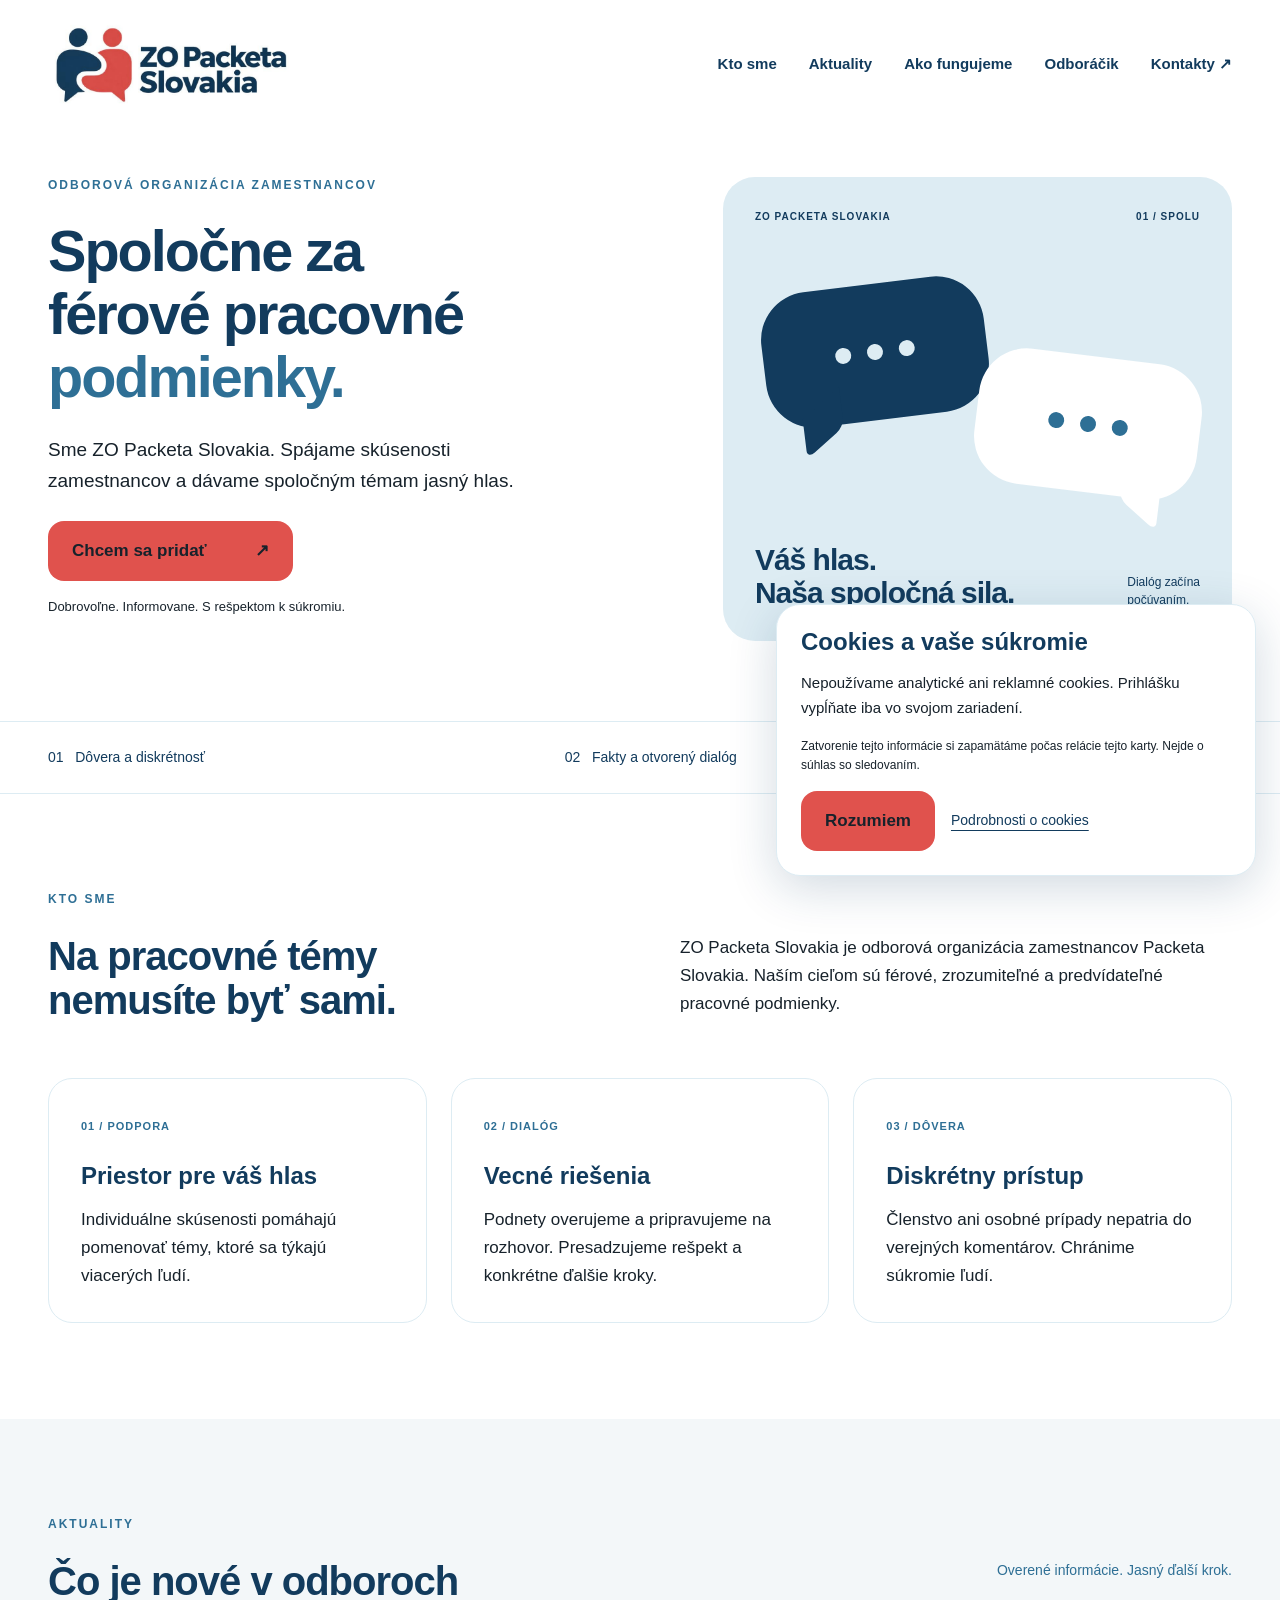
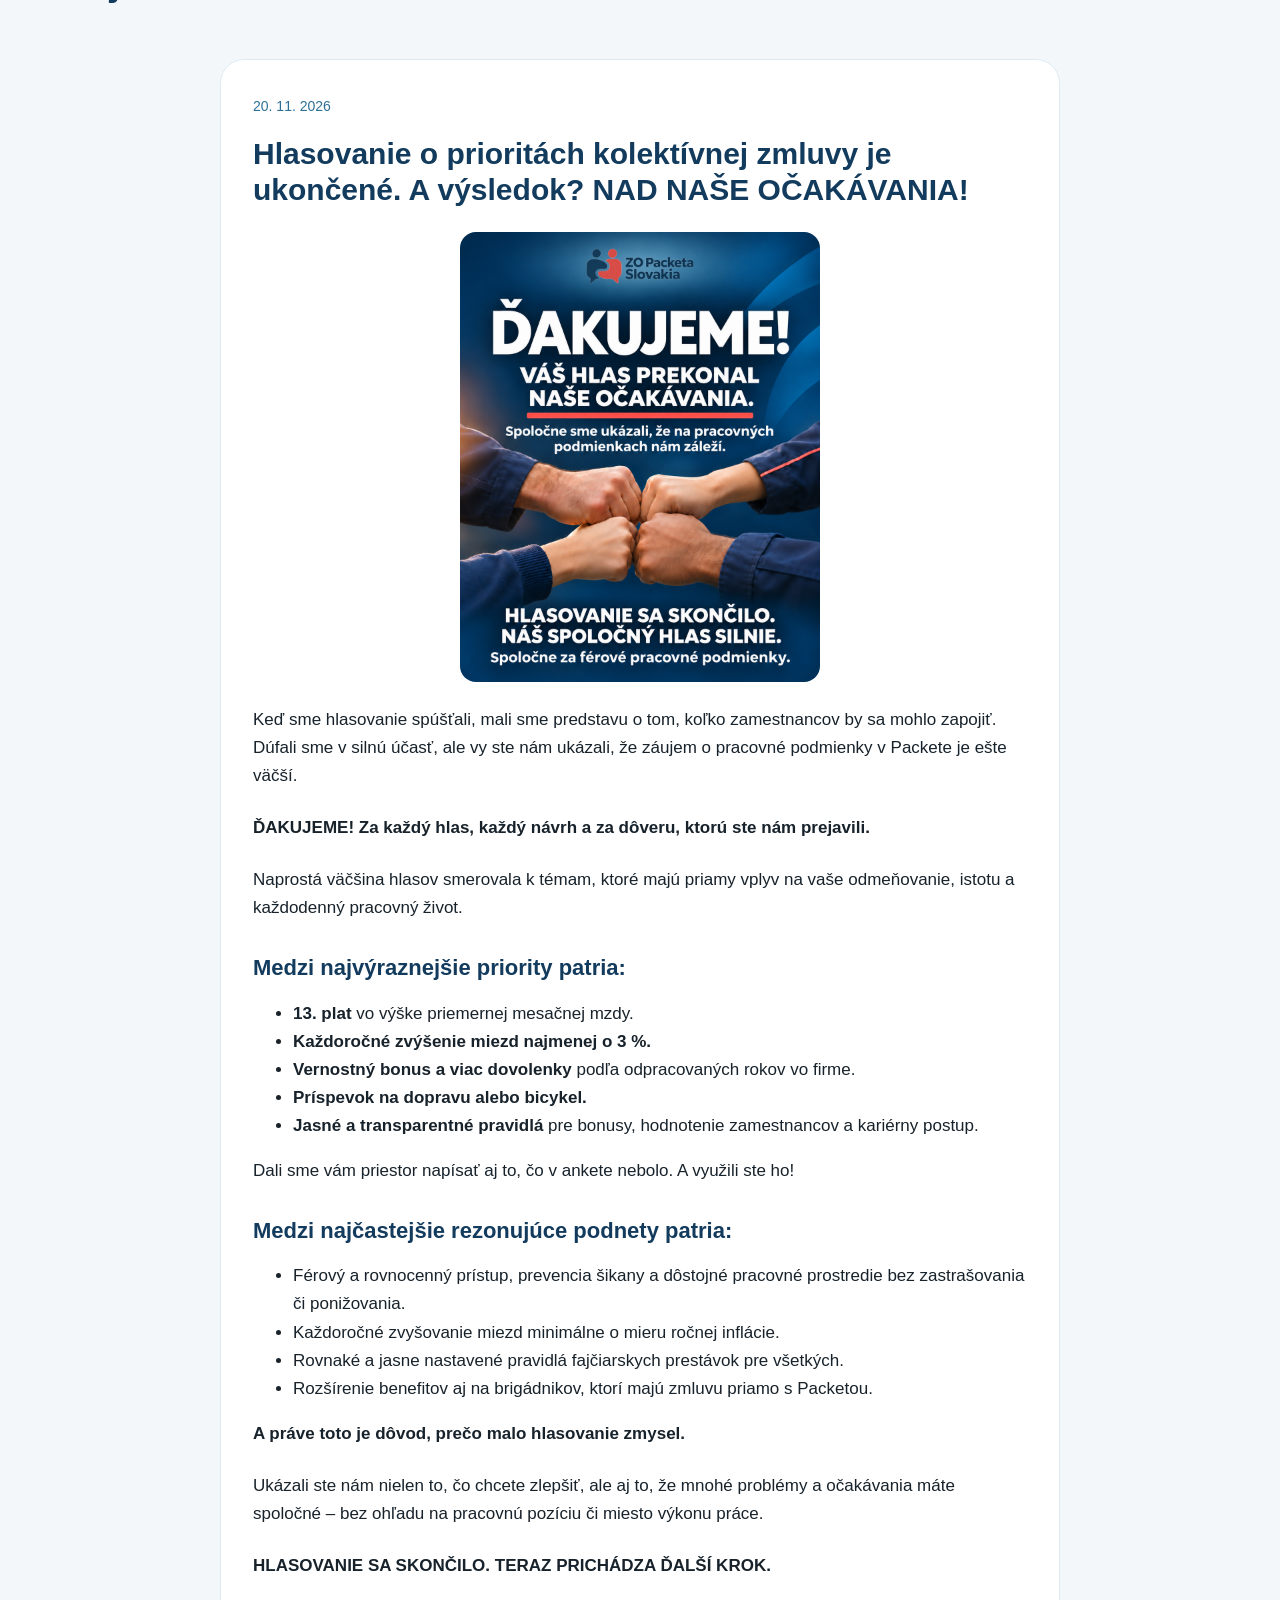
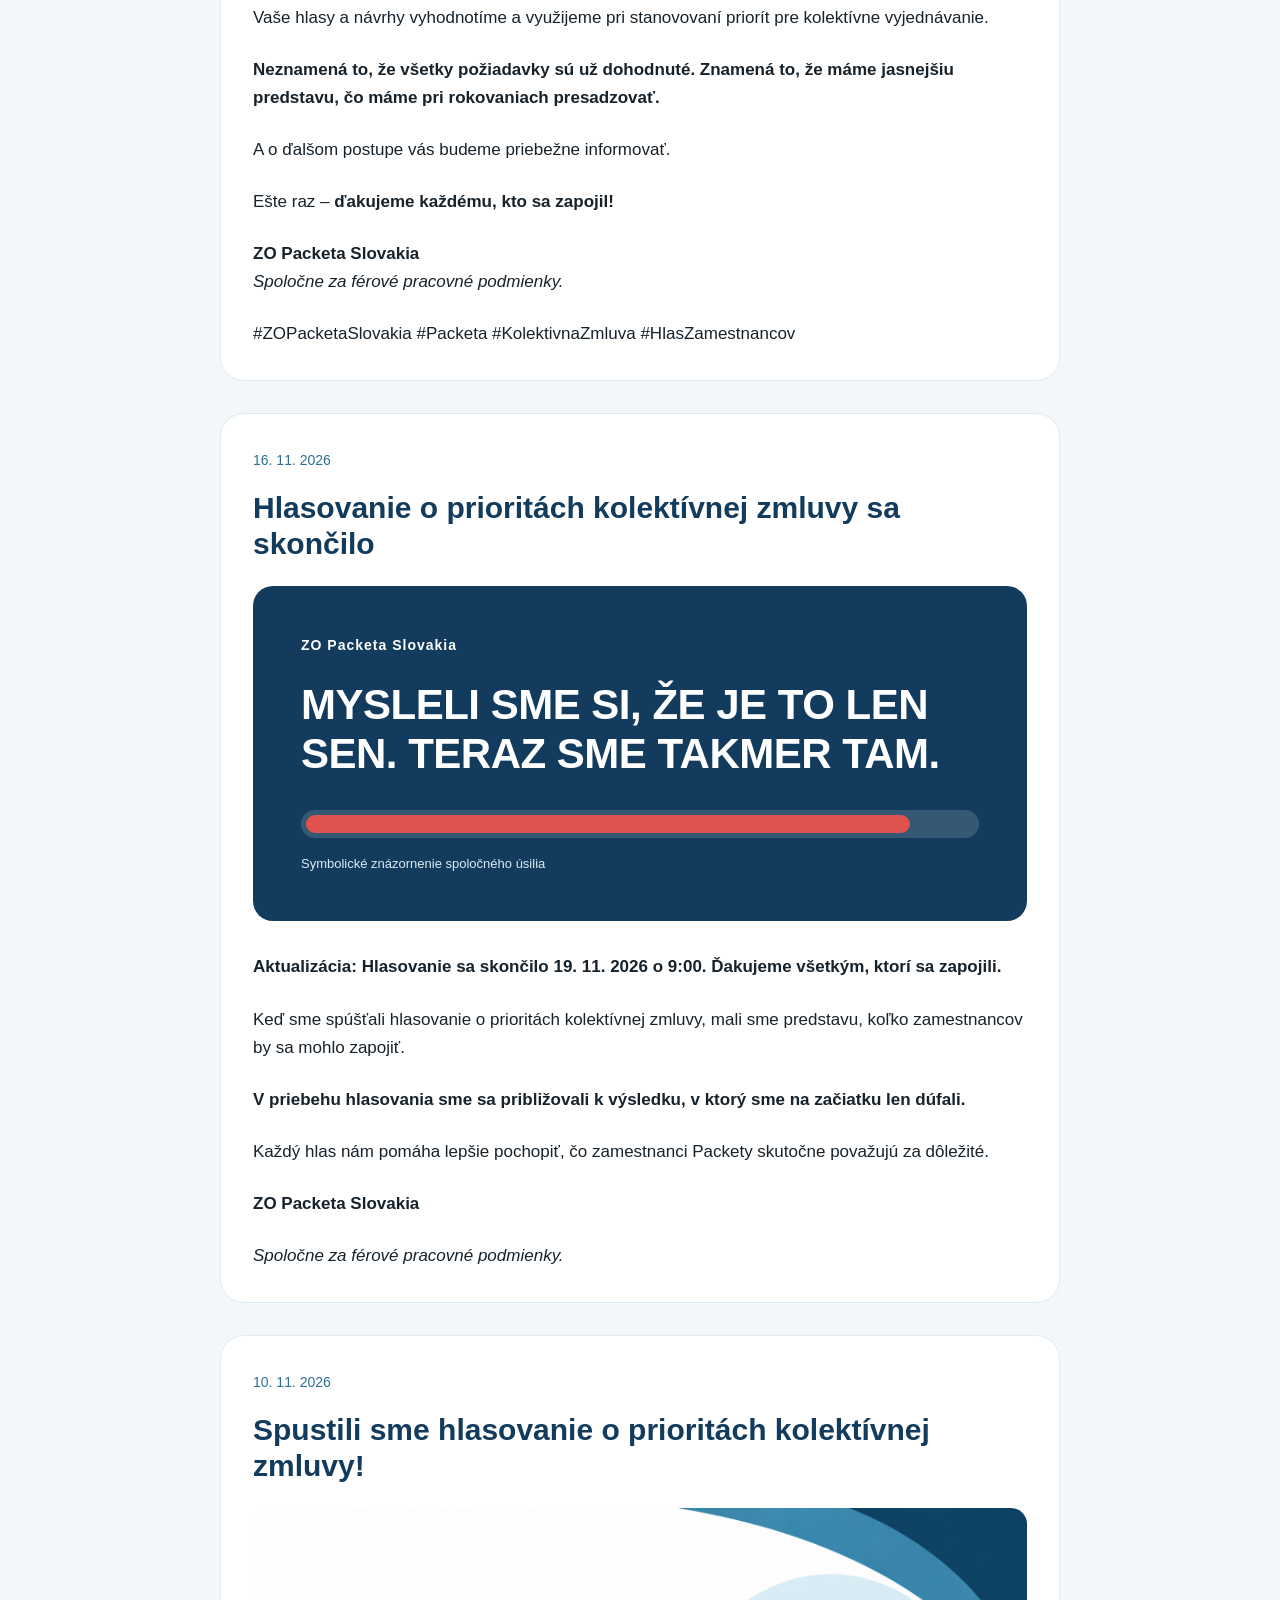
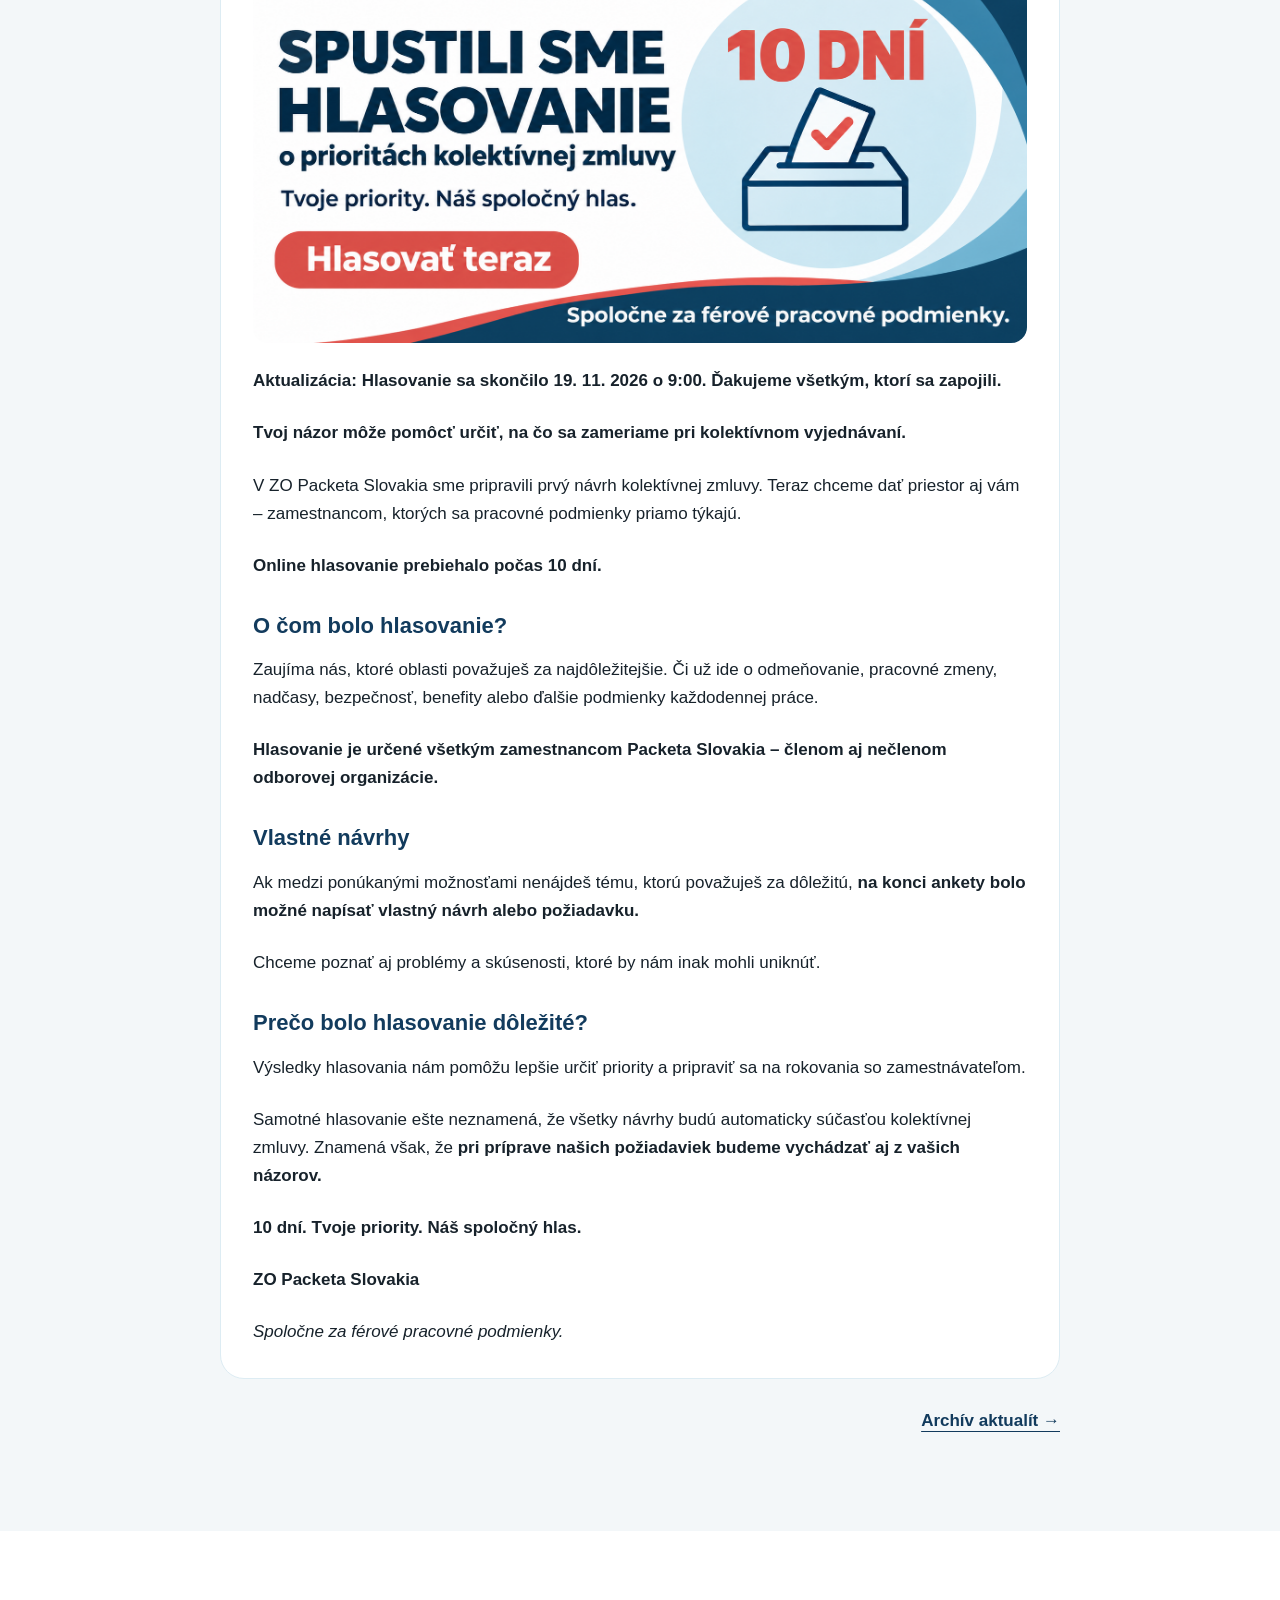
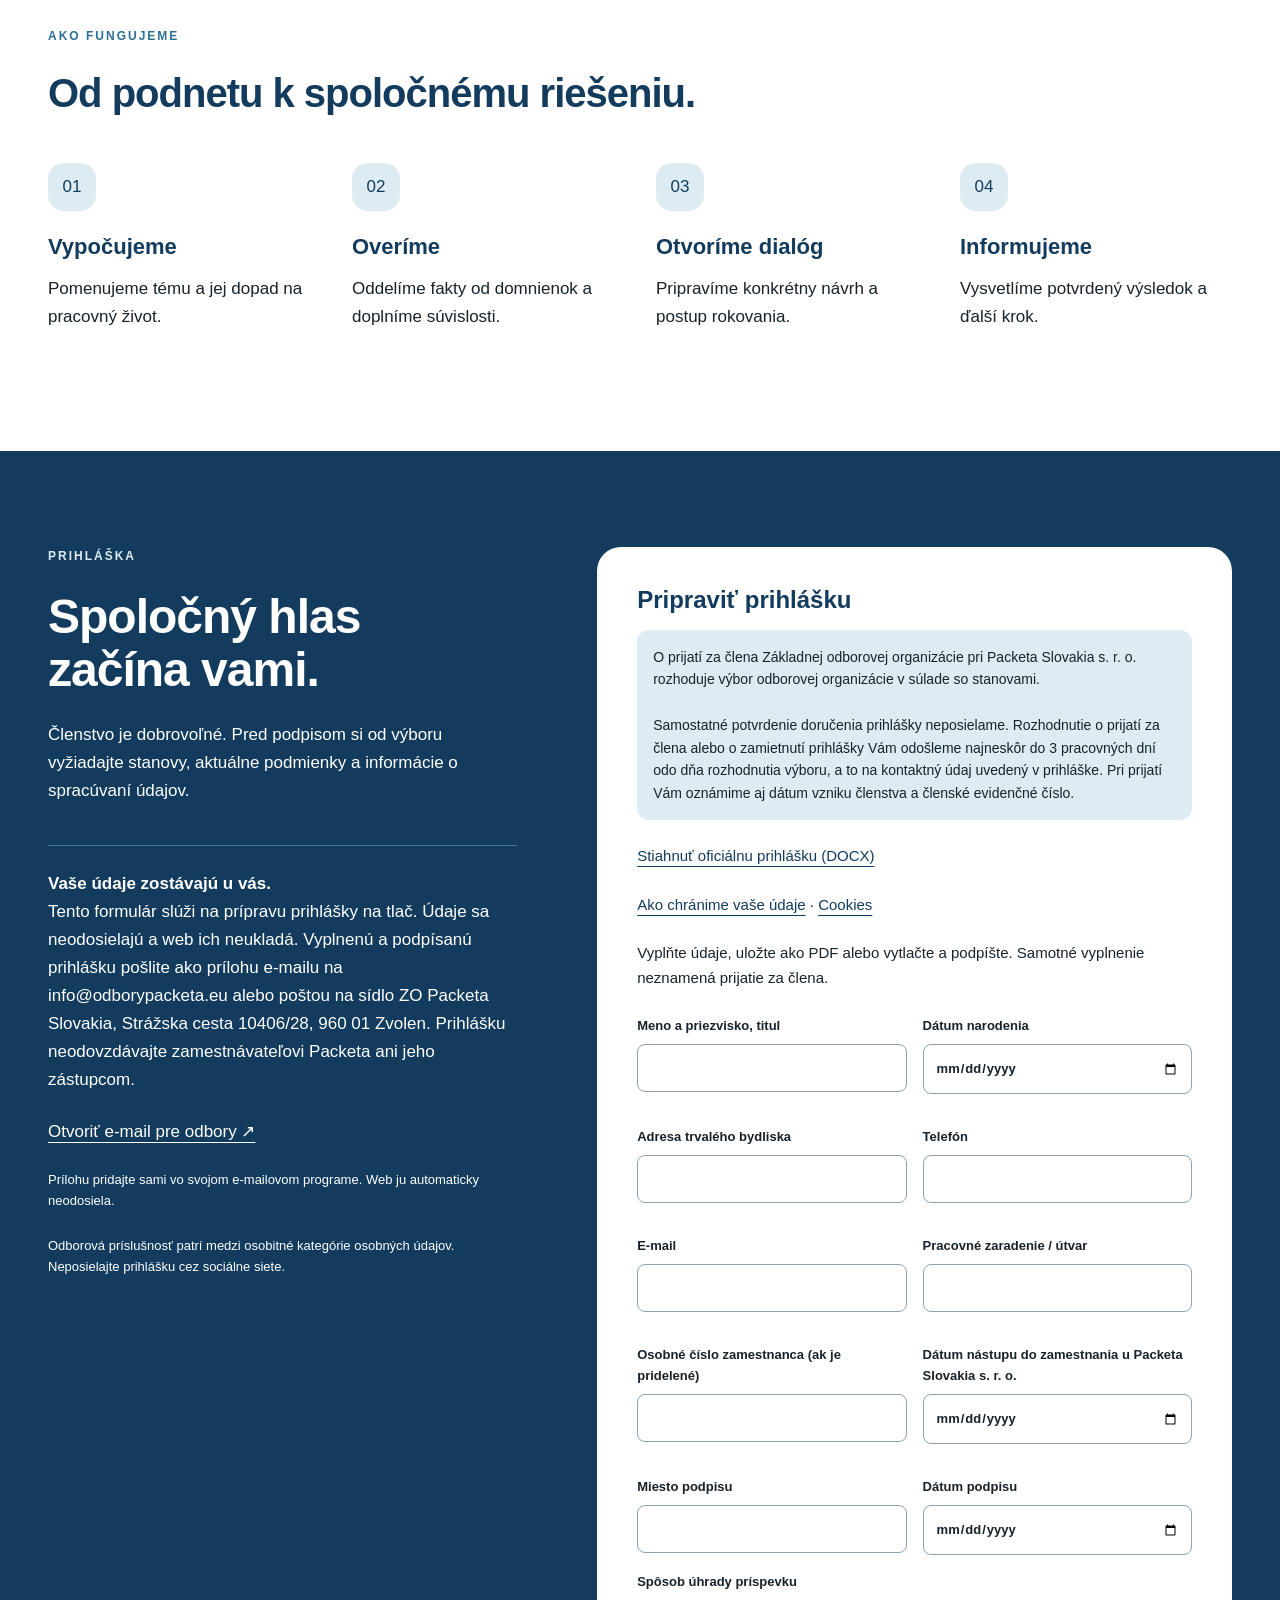
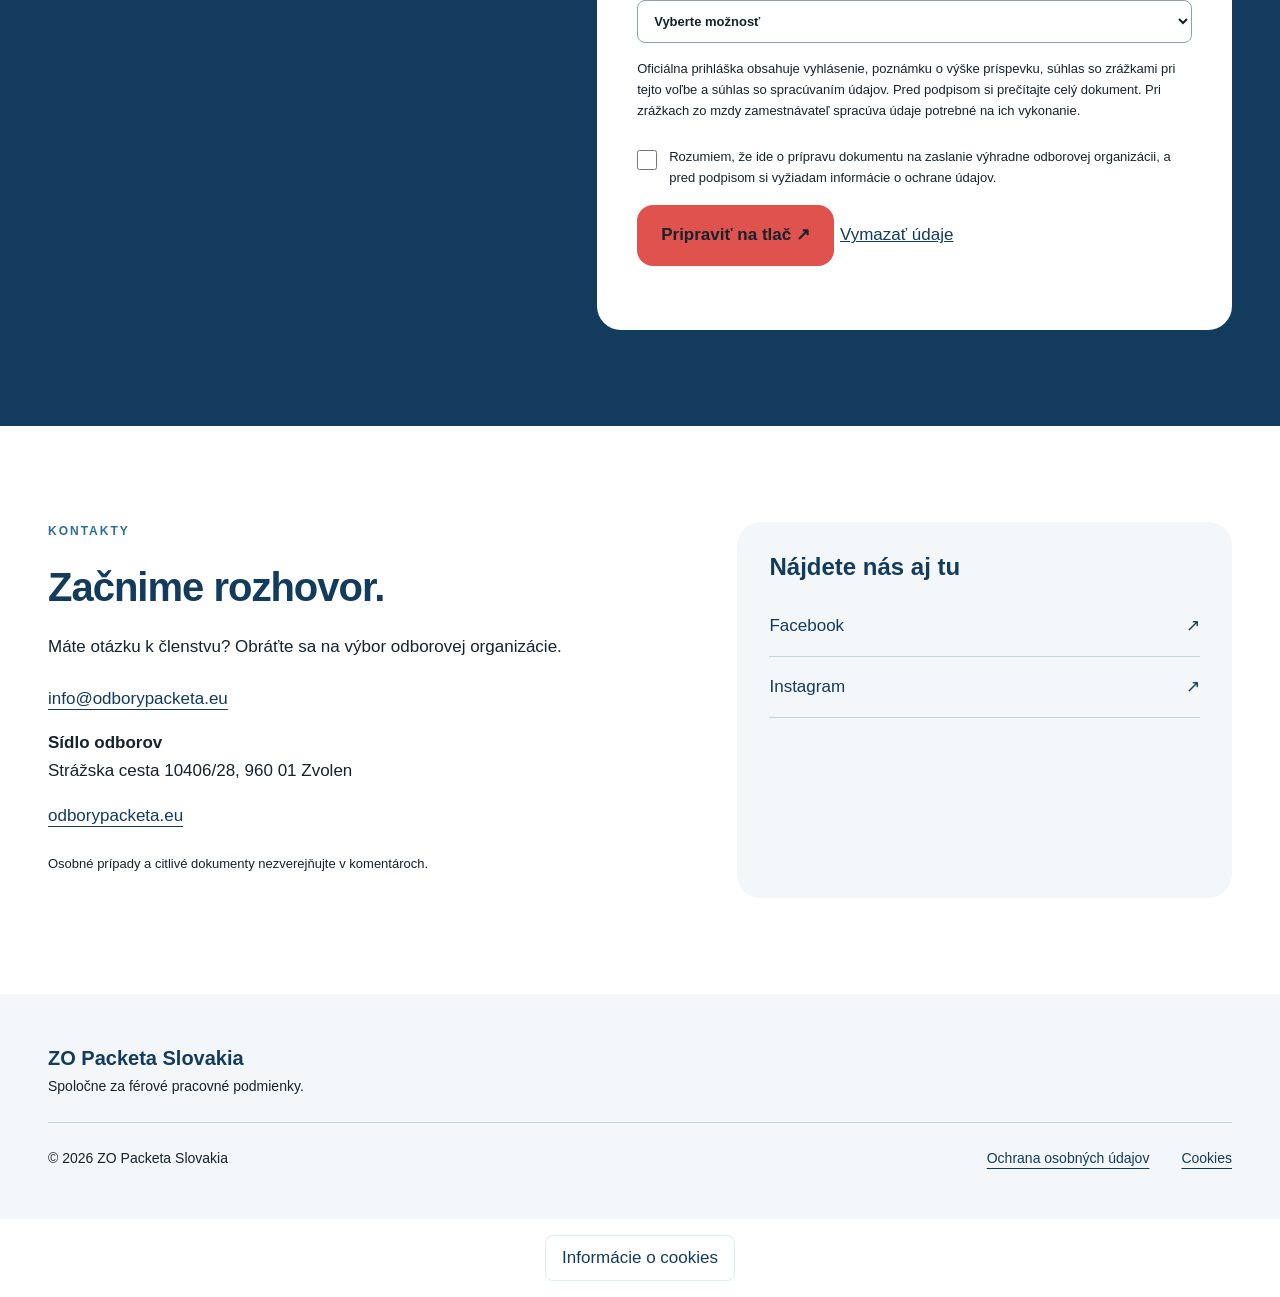
<file: index.html>
<!doctype html><html lang="sk"><head><meta charset="utf-8"><meta name="viewport" content="width=device-width,initial-scale=1"><title>ZO Packeta Slovakia — Spoločne za férové pracovné podmienky</title><meta name="description" content="Odborová organizácia zamestnancov Packeta Slovakia. Spoločný hlas, vecný dialóg a diskrétny prístup."><meta name="google-site-verification" content="XMaalvQGqDhDXZqg3ZkwtE0-DqF9-hSWX8yILWo6vz8" /><link rel="canonical" href="https://www.odborypacketa.eu/"><meta name="referrer" content="no-referrer"><link rel="stylesheet" href="style.css?v=20261116-spolocne-usilie"><script src="app.js" defer></script><script src="news.js?v=1" defer></script><script src="cookies.js" defer></script></head><body><a class="skip" href="#obsah">Preskočiť na obsah</a><header class="wrap"><a href="#" aria-label="ZO Packeta Slovakia — úvod"><img class="logo" src="logo.png" alt="ZO Packeta Slovakia"></a><button class="menu" aria-expanded="false" aria-controls="nav">Menu ☰</button><nav id="nav"><a href="#kto-sme">Kto sme</a><a href="#aktuality">Aktuality</a><a href="#ako-fungujeme">Ako fungujeme</a><a href="odboracik/">Odboráčik</a><a href="#kontakty">Kontakty ↗</a></nav></header><main id="obsah"><section class="hero wrap"><div><p class="eyebrow">ODBOROVÁ ORGANIZÁCIA ZAMESTNANCOV</p><h1>Spoločne za<br>férové pracovné<br><span>podmienky.</span></h1><p class="lead">Sme ZO Packeta Slovakia. Spájame skúsenosti zamestnancov a dávame spoločným témam jasný hlas.</p><a class="cta" href="#prihlaska">Chcem sa pridať <span>↗</span></a><p class="micro">Dobrovoľne. Informovane. S rešpektom k súkromiu.</p></div><div class="hero-art"><div class="art-top"><span>ZO PACKETA SLOVAKIA</span><span>01 / SPOLU</span></div><div class="dialogue" aria-hidden="true"><div class="bubble first"><i></i><i></i><i></i></div><div class="bubble second"><i></i><i></i><i></i></div></div><div class="art-bottom"><p>Váš hlas.<br>Naša spoločná sila.</p><span>Dialóg začína<br>počúvaním.</span></div></div></section><div class="principles"><div class="wrap"><span>01 &nbsp; Dôvera a diskrétnosť</span><span>02 &nbsp; Fakty a otvorený dialóg</span><span>03 &nbsp; Spoločný mandát</span></div></div><section id="kto-sme" class="wrap section"><div class="section-head"><p class="eyebrow">KTO SME</p><h2>Na pracovné témy<br>nemusíte byť sami.</h2><p>ZO Packeta Slovakia je odborová organizácia zamestnancov Packeta Slovakia. Naším cieľom sú férové, zrozumiteľné a predvídateľné pracovné podmienky.</p></div><div class="cards"><article><span class="number">01 / PODPORA</span><h3>Priestor pre váš hlas</h3><p>Individuálne skúsenosti pomáhajú pomenovať témy, ktoré sa týkajú viacerých ľudí.</p></article><article><span class="number">02 / DIALÓG</span><h3>Vecné riešenia</h3><p>Podnety overujeme a pripravujeme na rozhovor. Presadzujeme rešpekt a konkrétne ďalšie kroky.</p></article><article><span class="number">03 / DÔVERA</span><h3>Diskrétny prístup</h3><p>Členstvo ani osobné prípady nepatria do verejných komentárov. Chránime súkromie ľudí.</p></article></div></section><section id="aktuality" class="news-section"><div class="wrap section"><div class="row"><div><p class="eyebrow">AKTUALITY</p><h2>Čo je nové v odboroch</h2></div><span class="quiet">Overené informácie. Jasný ďalší krok.</span></div><div id="news"><article class="news-article" id="vysledky-hlasovania-priority-kolektivnej-zmluvy"><time datetime="2026-11-20">20. 11. 2026</time><h3>Hlasovanie o prioritách kolektívnej zmluvy je ukončené. A výsledok? NAD NAŠE OČAKÁVANIA!</h3><a href="content/images/vysledky-hlasovania-2026-11-20.png" aria-label="Otvoriť grafiku v plnej veľkosti"><img class="news-image" src="content/images/vysledky-hlasovania-2026-11-20.png" width="1080" height="1350" alt="Ďakujeme! Váš hlas prekonal naše očakávania. Hlasovanie sa skončilo, náš spoločný hlas silnie."></a><p>Keď sme hlasovanie spúšťali, mali sme predstavu o tom, koľko zamestnancov by sa mohlo zapojiť. Dúfali sme v silnú účasť, ale vy ste nám ukázali, že záujem o pracovné podmienky v Packete je ešte väčší.</p><p><strong>ĎAKUJEME! Za každý hlas, každý návrh a za dôveru, ktorú ste nám prejavili.</strong></p><p>Naprostá väčšina hlasov smerovala k témam, ktoré majú priamy vplyv na vaše odmeňovanie, istotu a každodenný pracovný život.</p><h4>Medzi najvýraznejšie priority patria:</h4><ul><li><strong>13. plat</strong> vo výške priemernej mesačnej mzdy.</li><li><strong>Každoročné zvýšenie miezd najmenej o 3 %.</strong></li><li><strong>Vernostný bonus a viac dovolenky</strong> podľa odpracovaných rokov vo firme.</li><li><strong>Príspevok na dopravu alebo bicykel.</strong></li><li><strong>Jasné a transparentné pravidlá</strong> pre bonusy, hodnotenie zamestnancov a kariérny postup.</li></ul><p>Dali sme vám priestor napísať aj to, čo v ankete nebolo. A využili ste ho!</p><h4>Medzi najčastejšie rezonujúce podnety patria:</h4><ul><li>Férový a rovnocenný prístup, prevencia šikany a dôstojné pracovné prostredie bez zastrašovania či ponižovania.</li><li>Každoročné zvyšovanie miezd minimálne o mieru ročnej inflácie.</li><li>Rovnaké a jasne nastavené pravidlá fajčiarskych prestávok pre všetkých.</li><li>Rozšírenie benefitov aj na brigádnikov, ktorí majú zmluvu priamo s Packetou.</li></ul><p><strong>A práve toto je dôvod, prečo malo hlasovanie zmysel.</strong></p><p>Ukázali ste nám nielen to, čo chcete zlepšiť, ale aj to, že mnohé problémy a očakávania máte spoločné – bez ohľadu na pracovnú pozíciu či miesto výkonu práce.</p><p><strong>HLASOVANIE SA SKONČILO. TERAZ PRICHÁDZA ĎALŠÍ KROK.</strong></p><p>Vaše hlasy a návrhy vyhodnotíme a využijeme pri stanovovaní priorít pre kolektívne vyjednávanie.</p><p><strong>Neznamená to, že všetky požiadavky sú už dohodnuté. Znamená to, že máme jasnejšiu predstavu, čo máme pri rokovaniach presadzovať.</strong></p><p>A o ďalšom postupe vás budeme priebežne informovať.</p><p>Ešte raz – <strong>ďakujeme každému, kto sa zapojil!</strong></p><p><strong>ZO Packeta Slovakia</strong><br><em>Spoločne za férové pracovné podmienky.</em></p><p>#ZOPacketaSlovakia #Packeta #KolektivnaZmluva #HlasZamestnancov</p></article><article class="news-article" id="vy-ste-nas-prekvapili"><time datetime="2026-11-16">16. 11. 2026</time><h3>Hlasovanie o prioritách kolektívnej zmluvy sa skončilo</h3><figure class="effort-graphic"><p class="effort-brand">ZO Packeta Slovakia</p><p class="effort-title">MYSLELI SME SI, ŽE JE TO LEN SEN. TERAZ SME TAKMER TAM.</p><div class="effort-track" aria-hidden="true"><span></span></div><figcaption>Symbolické znázornenie spoločného úsilia</figcaption></figure><p><strong>Aktualizácia: Hlasovanie sa skončilo 19. 11. 2026 o 9:00. Ďakujeme všetkým, ktorí sa zapojili.</strong></p><p>Keď sme spúšťali hlasovanie o prioritách kolektívnej zmluvy, mali sme predstavu, koľko zamestnancov by sa mohlo zapojiť.</p><p><strong>V priebehu hlasovania sme sa približovali k výsledku, v ktorý sme na začiatku len dúfali.</strong></p><p>Každý hlas nám pomáha lepšie pochopiť, čo zamestnanci Packety skutočne považujú za dôležité.</p><p><strong>ZO Packeta Slovakia</strong></p><p><em>Spoločne za férové pracovné podmienky.</em></p></article><article class="news-article" id="hlasovanie-priority-kolektivnej-zmluvy"><time datetime="2026-11-10">10. 11. 2026</time><h3>Spustili sme hlasovanie o prioritách kolektívnej zmluvy!</h3><a href="content/images/hlasovanie-priority-2026-11-10.png" aria-label="Otvoriť pôvodnú grafiku v plnej veľkosti"><img class="news-image" src="content/images/hlasovanie-priority-2026-11-10.png" width="1672" height="941" loading="lazy" alt="Spustili sme hlasovanie o prioritách kolektívnej zmluvy. 10 dní. Tvoje priority. Náš spoločný hlas."></a><p><strong>Aktualizácia: Hlasovanie sa skončilo 19. 11. 2026 o 9:00. Ďakujeme všetkým, ktorí sa zapojili.</strong></p><p><strong>Tvoj názor môže pomôcť určiť, na čo sa zameriame pri kolektívnom vyjednávaní.</strong></p><p>V ZO Packeta Slovakia sme pripravili prvý návrh kolektívnej zmluvy. Teraz chceme dať priestor aj vám – zamestnancom, ktorých sa pracovné podmienky priamo týkajú.</p><p><strong>Online hlasovanie prebiehalo počas 10 dní.</strong></p><h4>O čom bolo hlasovanie?</h4><p>Zaujíma nás, ktoré oblasti považuješ za najdôležitejšie. Či už ide o odmeňovanie, pracovné zmeny, nadčasy, bezpečnosť, benefity alebo ďalšie podmienky každodennej práce.</p><p><strong>Hlasovanie je určené všetkým zamestnancom Packeta Slovakia – členom aj nečlenom odborovej organizácie.</strong></p><h4>Vlastné návrhy</h4><p>Ak medzi ponúkanými možnosťami nenájdeš tému, ktorú považuješ za dôležitú, <strong>na konci ankety bolo možné napísať vlastný návrh alebo požiadavku.</strong></p><p>Chceme poznať aj problémy a skúsenosti, ktoré by nám inak mohli uniknúť.</p><h4>Prečo bolo hlasovanie dôležité?</h4><p>Výsledky hlasovania nám pomôžu lepšie určiť priority a pripraviť sa na rokovania so zamestnávateľom.</p><p>Samotné hlasovanie ešte neznamená, že všetky návrhy budú automaticky súčasťou kolektívnej zmluvy. Znamená však, že <strong>pri príprave našich požiadaviek budeme vychádzať aj z vašich názorov.</strong></p><p><strong>10 dní. Tvoje priority. Náš spoločný hlas.</strong></p><p><strong>ZO Packeta Slovakia</strong></p><p><em>Spoločne za férové pracovné podmienky.</em></p></article><article class="news-article" id="bozp-2026-10-21"><time datetime="2026-10-26">26. 10. 2026</time><h3>V práci sme možno nahraditeľní. Doma však nie. ❤️</h3><a href="content/images/bozp-2026-10-21.png" aria-label="Otvoriť pôvodnú grafiku v plnej veľkosti"><img class="news-image" src="content/images/bozp-2026-10-21.png" width="1536" height="1024" loading="lazy" alt="V práci sme možno nahraditeľní. Doma však nie. Kontrola BOZP na našu žiadosť 21. 10. 2026. Máte podnet? Ozvite sa nám."></a><p>Práve preto nám ako odborovej organizácii záleží na tom, aby sa každý z vás po pracovnej zmene bezpečne vrátil domov, k svojim deťom, partnerom, rodičom a blízkym.</p><p>Dňa 21. 10. 2026 sa uskutočnila kontrola BOZP na pracovisku zamestnávateľa, o ktorú sme sa ako odbory aktívne usilovali. Kontrola sa realizovala na základe našej druhej žiadosti, pretože sme presvedčení, že ochrana zdravia a bezpečnosť zamestnancov si zaslúžia náležitú pozornosť a priestor.</p><p>Pre nás BOZP nie je len o predpisoch, dokumentácii a povinných kontrolách. Je predovšetkým o ľuďoch. O podmienkach, v ktorých pracujete, o rizikách, ktorým ste vystavení, a o zodpovednosti, ktorú máme voči každému z vás.</p><p>Každý deň svojou prácou vytvárate hodnoty a prispievate k výsledkom spoločnosti. Zaslúžite si preto bezpečné pracovné prostredie, v ktorom sa ochrana zdravia nestáva vedľajšou témou, ale prirodzenou súčasťou každodenného fungovania.</p><p>Aj preto veríme, že bezpečnosť a zdravie zamestnancov budú vždy patriť medzi priority zamestnávateľa a dostanú priestor, ktorý si zaslúžia,  popri všetkých ostatných dôležitých prevádzkových aktivitách. Veríme, že spoločným cieľom nás všetkých je neustále zlepšovať pracovné podmienky a posúvať sa k modernejšiemu a bezpečnejšiemu pracovnému prostrediu.</p><p>Nie všetky upozornenia z minulosti totiž priniesli zmenu, ktorú sme si želali. Aj preto chceme pokračovať v aktívnom hľadaní riešení, upozorňovať na nedostatky a presadzovať zlepšenia, ktoré majú skutočný význam.</p><p>Kontrolu sme zabezpečili z vlastných prostriedkov odborovej organizácie, pretože považujeme ochranu zdravia našich kolegov za zmysluplnú investíciu.</p><p>A chceme v tom pokračovať, aj s vašou pomocou.</p><p>📩 Všimli ste si niečo, čo by sa na pracovisku malo zlepšiť? Máte podnet týkajúci sa bezpečnosti alebo ochrany zdravia pri práci? Ozvite sa nám. Vaše podnety vítame aj v anonymnej forme.</p><p>Niekedy práve včasné upozornenie pomôže predísť situácii, ktorej následky by už nebolo možné napraviť.</p><p>Pretože v práci sme možno nahraditeľní. Doma však máme každý svoje nenahraditeľné miesto. ❤️</p></article><article class="news-article" id="dialog-bez-natlaku"><time datetime="2026-10-01">1. 10. 2026</time><h3>Dialóg má začínať bez nátlaku</h3><p>Ešte sme si ani nesadli za rokovací stôl a už medzi zamestnancami vnímame nátlak, obavy a hrubé správanie zo strany vedenia voči téme odborov.</p><p>Povedzme si to jasne: takto by dialóg medzi vedením a zástupcami zamestnancov začínať nemal.</p><p>Odbory nevznikli proti Packete. Vznikli preto, že nám na Packete záleží a chceme mať možnosť hovoriť o pracovných podmienkach otvorene, spoločne a bez strachu z následkov.</p><p>Ak má nátlak ľudí odradiť od toho, aby sa ozvali alebo pridali, odpoveďou nemá byť ticho. Práve teraz je čas ukázať, že sa nebojíme.</p><p>Čím viac nás bude, tým ťažšie bude hlas zamestnancov prehliadať.</p></article><article class="news-article" id="tri-tyzdne-od-vzniku"><time datetime="2026-09-29">29. 9. 2026</time><h3>3 týždne od vzniku odborov. Čo sa udialo?</h3><p>Ahojte kolegovia,</p><p>od založenia odborovej organizácie pri Packeta Slovensko uplynuli už <strong>3 týždne</strong> a radi by sme vás informovali o tom, čo sa za tento čas udialo a kam sme sa posunuli.</p><p>Dňa <strong>17. 9. 2026</strong> sme sa stretli so zástupcami vedenia spoločnosti Packeta za účasti jej právnych zástupcov.</p><p>Na stretnutí sme pomenovali naše požiadavky aj dôvody vzniku odborovej organizácie. Zdôraznili sme, že sme tu <strong>pre všetkých zamestnancov bez rozdielu</strong> – kolegov z dep, centrály aj terénu vrátane obchodných zástupcov a kolegov z networku.</p><p>Chceme, aby v Packete platili <strong>férové podmienky, jasné a transparentné pravidlá</strong> a aby sa zamestnanci nemuseli báť povedať svoj názor či upozorniť na problém.</p><p>Naším cieľom nie je stáť proti Packete. Chceme <strong>zastupovať zamestnancov a byť partnerom</strong>, ktorý dokáže pomenovať problémy a pomáhať hľadať riešenia.</p><p><strong>Čo nás čaká ďalej?</strong></p><p>Začneme s prípravou na rokovania o <strong>kolektívnej zmluve</strong>, budeme sa aktívne podieľať na tvorbe <strong>Pracovného poriadku</strong> a pokračujeme v prijímaní <strong>nových členov</strong>. Čím viac nás bude, tým silnejší hlas budú mať zamestnanci pri témach, ktoré sa ich priamo týkajú.</p><p>A hlavne – <strong>sme tu pre vás. Pre všetkých zamestnancov Packety na Slovensku.</strong></p><p>Packeta nie je len o depách, technológiách, zásielkach či číslach. Tvoria ju predovšetkým <strong>ľudia</strong>. Bez vás by nebola tam, kde je dnes, a bez vás sa neposunie ani tam, kde môže byť zajtra.</p><p><strong>Chceme, aby váš hlas bolo počuť.</strong></p></article></div><p id="news-empty" hidden>Za posledný mesiac zatiaľ nemáme žiadne aktuality.</p><p class="archive-link"><a href="archiv-aktualit.html">Archív aktualít →</a></p></div></section><section id="ako-fungujeme" class="wrap section"><p class="eyebrow">AKO FUNGUJEME</p><h2>Od podnetu k spoločnému riešeniu.</h2><div class="steps"><article><span>01</span><h3>Vypočujeme</h3><p>Pomenujeme tému a jej dopad na pracovný život.</p></article><article><span>02</span><h3>Overíme</h3><p>Oddelíme fakty od domnienok a doplníme súvislosti.</p></article><article><span>03</span><h3>Otvoríme dialóg</h3><p>Pripravíme konkrétny návrh a postup rokovania.</p></article><article><span>04</span><h3>Informujeme</h3><p>Vysvetlíme potvrdený výsledok a ďalší krok.</p></article></div></section><section id="prihlaska" class="join"><div class="wrap section join-grid"><div><p class="eyebrow">PRIHLÁŠKA</p><h2>Spoločný hlas<br>začína vami.</h2><p>Členstvo je dobrovoľné. Pred podpisom si od výboru vyžiadajte stanovy, aktuálne podmienky a informácie o spracúvaní údajov.</p><div class="privacy-note"><strong>Vaše údaje zostávajú u vás.</strong><p>Tento formulár slúži na prípravu prihlášky na tlač. Údaje sa neodosielajú a web ich neukladá. Vyplnenú a podpísanú prihlášku pošlite ako prílohu e-mailu na info@odborypacketa.eu alebo poštou na sídlo ZO Packeta Slovakia, Strážska cesta 10406/28, 960 01 Zvolen. Prihlášku neodovzdávajte zamestnávateľovi Packeta ani jeho zástupcom.</p></div><p><a class="email-link" href="mailto:info@odborypacketa.eu">Otvoriť e-mail pre odbory ↗</a></p><p class="micro">Prílohu pridajte sami vo svojom e-mailovom programe. Web ju automaticky neodosiela.</p><p class="micro">Odborová príslušnosť patrí medzi osobitné kategórie osobných údajov. Neposielajte prihlášku cez sociálne siete.</p></div><div class="form-card"><h3>Pripraviť prihlášku</h3><div class="application-process"><p>O prijatí za člena Základnej odborovej organizácie pri Packeta Slovakia s. r. o. rozhoduje výbor odborovej organizácie v súlade so stanovami.</p><p>Samostatné potvrdenie doručenia prihlášky neposielame. Rozhodnutie o prijatí za člena alebo o zamietnutí prihlášky Vám odošleme najneskôr do 3 pracovných dní odo dňa rozhodnutia výboru, a to na kontaktný údaj uvedený v prihláške. Pri prijatí Vám oznámime aj dátum vzniku členstva a členské evidenčné číslo.</p></div><p><a href="prihlaska.docx" download>Stiahnuť oficiálnu prihlášku (DOCX)</a></p><p><a href="sukromie.html">Ako chránime vaše údaje</a> · <a href="cookies.html">Cookies</a></p><p>Vyplňte údaje, uložte ako PDF alebo vytlačte a podpíšte. Samotné vyplnenie neznamená prijatie za člena.</p><form id="application" autocomplete="off"><fieldset id="application-fields" disabled><div class="fields"><label>Meno a priezvisko, titul<input name="Meno a priezvisko, titul" type="text" maxlength="160" required></label><label>Dátum narodenia<input name="Dátum narodenia" type="date" maxlength="160" required></label><label>Adresa trvalého bydliska<input name="Adresa trvalého bydliska" type="text" maxlength="160" required></label><label>Telefón<input name="Telefón" type="tel" maxlength="160" ></label><label>E-mail<input name="E-mail" type="email" maxlength="160" ></label><label>Pracovné zaradenie / útvar<input name="Pracovné zaradenie / útvar" type="text" maxlength="160" required></label><label>Osobné číslo zamestnanca (ak je pridelené)<input name="Osobné číslo zamestnanca (ak je pridelené)" type="text" maxlength="160" ></label><label>Dátum nástupu do zamestnania u Packeta Slovakia s. r. o.<input name="Dátum nástupu do zamestnania u Packeta Slovakia s. r. o." type="date" maxlength="160" ></label><label>Miesto podpisu<input name="Miesto podpisu" type="text" maxlength="160" ></label><label>Dátum podpisu<input name="Dátum podpisu" type="date" maxlength="160" ></label></div><label>Spôsob úhrady príspevku<select name="Spôsob úhrady"><option value="">Vyberte možnosť</option><option>Bankovým prevodom</option><option>Zrážkou zo mzdy</option></select></label><p class="micro">Oficiálna prihláška obsahuje vyhlásenie, poznámku o výške príspevku, súhlas so zrážkami pri tejto voľbe a súhlas so spracúvaním údajov. Pred podpisom si prečítajte celý dokument. Pri zrážkach zo mzdy zamestnávateľ spracúva údaje potrebné na ich vykonanie.</p><label class="check"><input type="checkbox" required> Rozumiem, že ide o prípravu dokumentu na zaslanie výhradne odborovej organizácii, a pred podpisom si vyžiadam informácie o ochrane údajov.</label><button class="primary" type="submit">Pripraviť na tlač ↗</button><button type="reset" class="text-button">Vymazať údaje</button><p role="status" id="form-status"></p></fieldset><noscript>Na lokálnu prípravu prihlášky je potrebný JavaScript. Kontaktujte výbor pre papierovú verziu.</noscript></form></div></div></section><section id="kontakty" class="wrap section"><div class="contact-grid"><div><p class="eyebrow">KONTAKTY</p><h2>Začnime rozhovor.</h2><p>Máte otázku k členstvu? Obráťte sa na výbor odborovej organizácie.</p><div id="contact"><a href="mailto:info@odborypacketa.eu">info@odborypacketa.eu</a><address class="contact-address"><strong>Sídlo odborov</strong><br>Strážska cesta 10406/28, 960 01 Zvolen</address><p><a href="https://odborypacketa.eu/">odborypacketa.eu</a></p></div><p class="micro">Osobné prípady a citlivé dokumenty nezverejňujte v komentároch.</p></div><div class="social"><h3>Nájdete nás aj tu</h3><a href="https://www.facebook.com/ZOPacketaSlovakia" target="_blank" rel="noopener noreferrer">Facebook <span>↗</span></a><a href="https://www.instagram.com/zo_packeta_slovakia/" target="_blank" rel="noopener noreferrer">Instagram <span>↗</span></a></div></div></section></main><footer><div class="wrap"><strong>ZO Packeta Slovakia</strong><p>Spoločne za férové pracovné podmienky.</p><div class="footer-row"><span>© 2026 ZO Packeta Slovakia</span><a href="sukromie.html">Ochrana osobných údajov</a><a href="cookies.html">Cookies</a></div></div></footer><section id="print-area"></section><button class="cookie-reopen" type="button" hidden>Informácie o cookies</button></body></html>
</file>
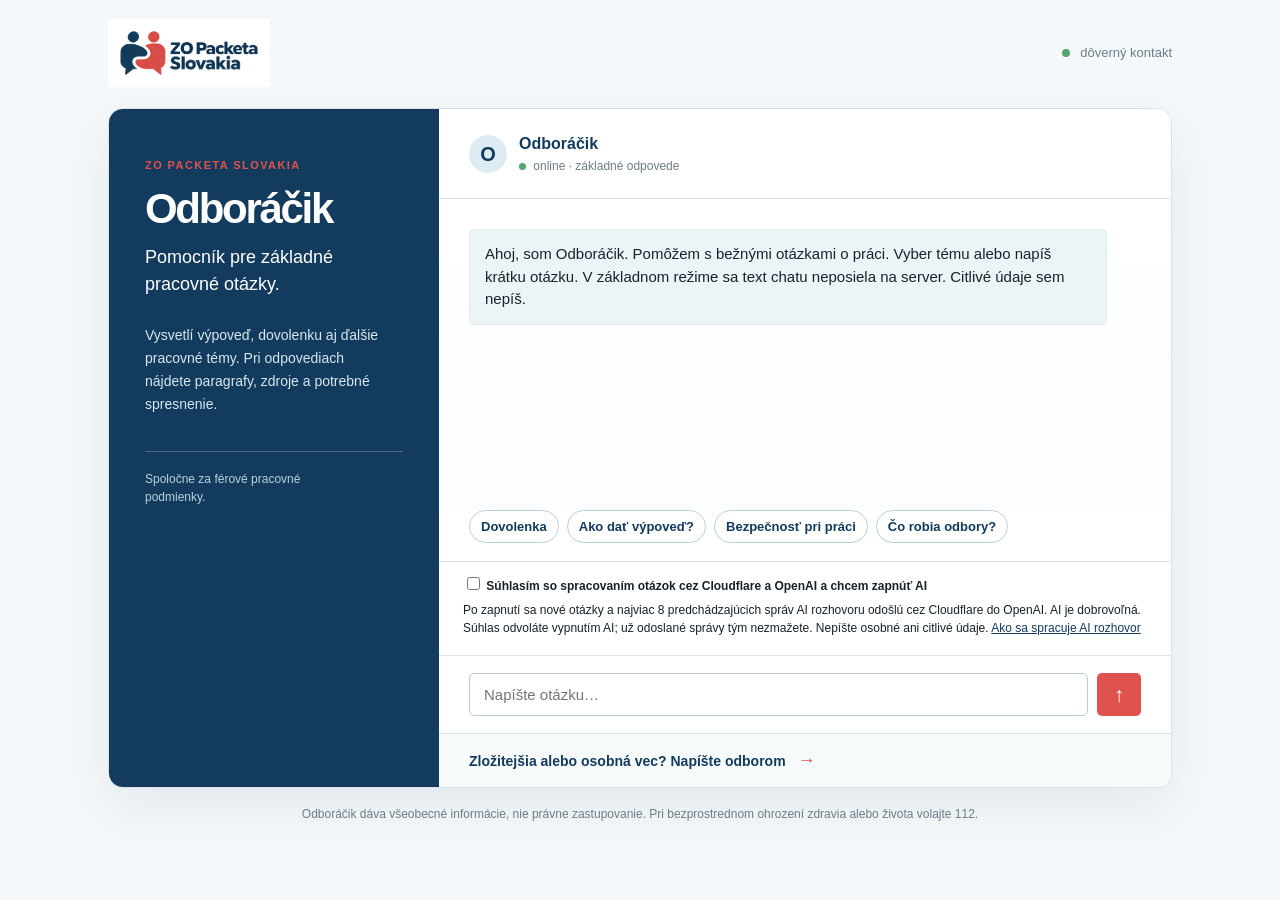
<file: odboracik/index.html>
<!doctype html>
<html lang="sk">
<head>
  <meta charset="utf-8">
  <meta name="viewport" content="width=device-width, initial-scale=1">
  <meta name="description" content="Odboráčik – základné odpovede a bezpečný kontakt pre zamestnancov Packeta Slovakia.">
  <title>Odboráčik | ZO Packeta Slovakia</title>
  <link rel="stylesheet" href="styles.css?v=repairs-20261103-sources">
</head>
<body>
  <main class="page-shell">
    <header class="app-header">
      <a class="brand" href="#top" aria-label="ZO Packeta Slovakia – úvod"><img src="assets/logo-zo-packeta.png" alt="ZO Packeta Slovakia"></a>
      <div class="header-actions"><button class="records-button" id="open-records" type="button" hidden>Evidencia <span id="record-count">0</span></button><span class="privacy-label"><i></i> dôverný kontakt</span></div>
    </header>

    <section class="app" id="top" aria-label="Odboráčik">
      <aside class="intro-panel">
        <p class="eyebrow">ZO PACKETA SLOVAKIA</p>
        <h1>Odboráčik</h1>
        <p class="tagline">Pomocník pre základné pracovné otázky.</p>
        <p class="side-copy">Vysvetlí výpoveď, dovolenku aj ďalšie pracovné témy. Pri odpovediach nájdete paragrafy, zdroje a potrebné spresnenie.</p>
        <div class="side-rule"></div>
        <p class="side-note">Spoločne za férové pracovné podmienky.</p>
      </aside>

      <section class="chat-card" >
        <div class="chat-head">
          <div class="avatar" aria-hidden="true">O</div>
          <div><strong>Odboráčik</strong><small id="chat-mode"><span></span> online · základné odpovede</small></div>
        </div>
        <div class="messages" id="messages" role="log" aria-live="polite" aria-relevant="additions">
          <div class="message assistant">Ahoj, som Odboráčik. Pomôžem s bežnými otázkami o práci. Vyber tému alebo napíš krátku otázku. V základnom režime sa text chatu neposiela na server. Citlivé údaje sem nepíš.</div>
        </div>
        <div class="quick-topics" aria-label="Časté témy">
          <button class="topic" data-question="Aký nárok mám na dovolenku?">Dovolenka</button>
          <button class="topic" data-question="Ako dať výpoveď?">Ako dať výpoveď?</button>
          <button class="topic" data-question="Na pracovisku hrozí nebezpečenstvo.">Bezpečnosť pri práci</button>
          <button class="topic" data-question="Čo robia odbory?">Čo robia odbory?</button>
        </div>
        <section id="ai-panel" class="ai-panel" hidden><label><input type="checkbox" id="ai-enabled"> Súhlasím so spracovaním otázok cez Cloudflare a OpenAI a chcem zapnúť AI</label><p>Po zapnutí sa nové otázky a najviac 8 predchádzajúcich správ AI rozhovoru odošlú cez Cloudflare do OpenAI. AI je dobrovoľná. Súhlas odvoláte vypnutím AI; už odoslané správy tým nezmažete. Nepíšte osobné ani citlivé údaje. <a href="ai-sukromie.html" target="_blank" rel="noopener noreferrer">Ako sa spracuje AI rozhovor</a></p><div id="ai-check"></div><p id="ai-status" role="status"></p></section><form class="chat-form" id="chat-form">
          <label class="sr-only" for="chat-input">Vaša otázka</label>
          <input id="chat-input" maxlength="1200" placeholder="Napíšte otázku…" autocomplete="off">
          <button type="submit" aria-label="Odoslať otázku">↑</button>
        </form>
        <button class="contact-cta" id="open-contact" type="button">Zložitejšia alebo osobná vec? Napíšte odborom <span>→</span></button>
      </section>
    </section>

    <p class="disclaimer" id="mode-note"></p><p class="disclaimer">Odboráčik dáva všeobecné informácie, nie právne zastupovanie. Pri bezprostrednom ohrození zdravia alebo života volajte 112.</p>
  </main>

  <dialog class="contact-dialog" id="contact-dialog" aria-labelledby="contact-title">
    <div class="dialog-head"><div><p class="eyebrow">DÔVERNÝ KONTAKT</p><h2 id="contact-title">Napíšte odborom</h2></div><button class="close-dialog" id="close-contact" type="button" aria-label="Zavrieť formulár">×</button></div>
    <p class="dialog-intro" id="contact-intro">Zložitejšiu alebo osobnú vec riešte priamo s odbormi. Neposielajte heslá, rodné číslo ani zdravotnú dokumentáciu.</p>
    <div id="contact-fallback">
      <p><a class="answer-link" href="mailto:info@odborypacketa.eu">Napísať na info@odborypacketa.eu</a></p>
      <p>Odkaz otvorí váš e-mailový program. Správu v ňom napíšete a odošlete sami. Tento web ju automaticky neodosiela ani neukladá do evidencie.</p>
      <p>Ak sa e-mailový program neotvorí, použite adresu <strong>info@odborypacketa.eu</strong> vo svojej pošte.</p>
    </div>
    <form class="contact-form" id="contact-form" novalidate hidden>
      <div class="form-grid"><label>Meno alebo prezývka<input name="name" maxlength="80" autocomplete="name"></label><label>E-mail <b>*</b><input type="email" name="email" maxlength="120" required autocomplete="email"></label></div>
      <label>Téma <b>*</b><select name="topic" required><option value="">Vyberte tému</option><option>Mzda alebo pracovný čas</option><option>Pracovné podmienky / BOZP</option><option>Komunikácia alebo konflikt</option><option>Skončenie pracovného pomeru</option><option>Členstvo alebo spolupráca</option><option>Iné</option></select></label>
      <label>Čo sa stalo? <b>*</b><textarea name="message" rows="5" maxlength="3000" required placeholder="Čo sa stalo, kedy a čo potrebujete vyriešiť?"></textarea></label>
      <label class="checkbox"><input type="checkbox" name="urgent"> Vec je časovo citlivá alebo sa týka bezpečnosti.</label>
      <label class="checkbox"><input type="checkbox" name="consent" required> Žiadam o vybavenie dotazu a oboznámil/a som sa s informáciami o spracúvaní údajov. <b>*</b></label>
      <input class="hp" name="company" tabindex="-1" autocomplete="off" aria-hidden="true">
      <p><a id="privacy-link" hidden target="_blank" rel="noopener noreferrer">Informácie o spracúvaní údajov</a></p><div id="spam-check"></div>
      <button class="send-button" type="submit">Odoslať dotaz</button><p class="form-status" id="form-status" role="status"></p>
    </form>
  </dialog>
  <dialog class="records-dialog" id="records-dialog" aria-labelledby="records-title">
    <div class="dialog-head"><div><p class="eyebrow">INTERNÝ TEST</p><h2 id="records-title">Evidencia dotazov</h2></div><button class="close-dialog" id="close-records" type="button" aria-label="Zavrieť evidenciu">×</button></div>
    <p class="dialog-intro">Dotazy sú v tejto testovacej verzii uložené iba v tomto prehliadači.</p>
    <div class="records-actions"><button class="export-button" id="export-records" type="button">Exportovať CSV</button><button class="clear-button" id="clear-records" type="button">Vymazať testovacie údaje</button></div>
    <div class="records-empty" id="records-empty">Zatiaľ tu nie sú žiadne dotazy.</div>
    <div class="records-wrap"><table><thead><tr><th>Dátum</th><th>Kanál</th><th>Téma</th><th>Dotaz</th><th>Stav</th></tr></thead><tbody id="records-list"></tbody></table></div>
  </dialog>
  <script src="config.js?v=repairs-20261103-sources"></script><script src="knowledge-base.js?v=repairs-20261103-sources"></script><script src="legal-engine.js?v=repairs-20261103-sources"></script><script src="ai-client.js?v=repairs-20261103-sources"></script><script src="app.js?v=repairs-20261103-sources"></script>
</body>
</html>
</file>
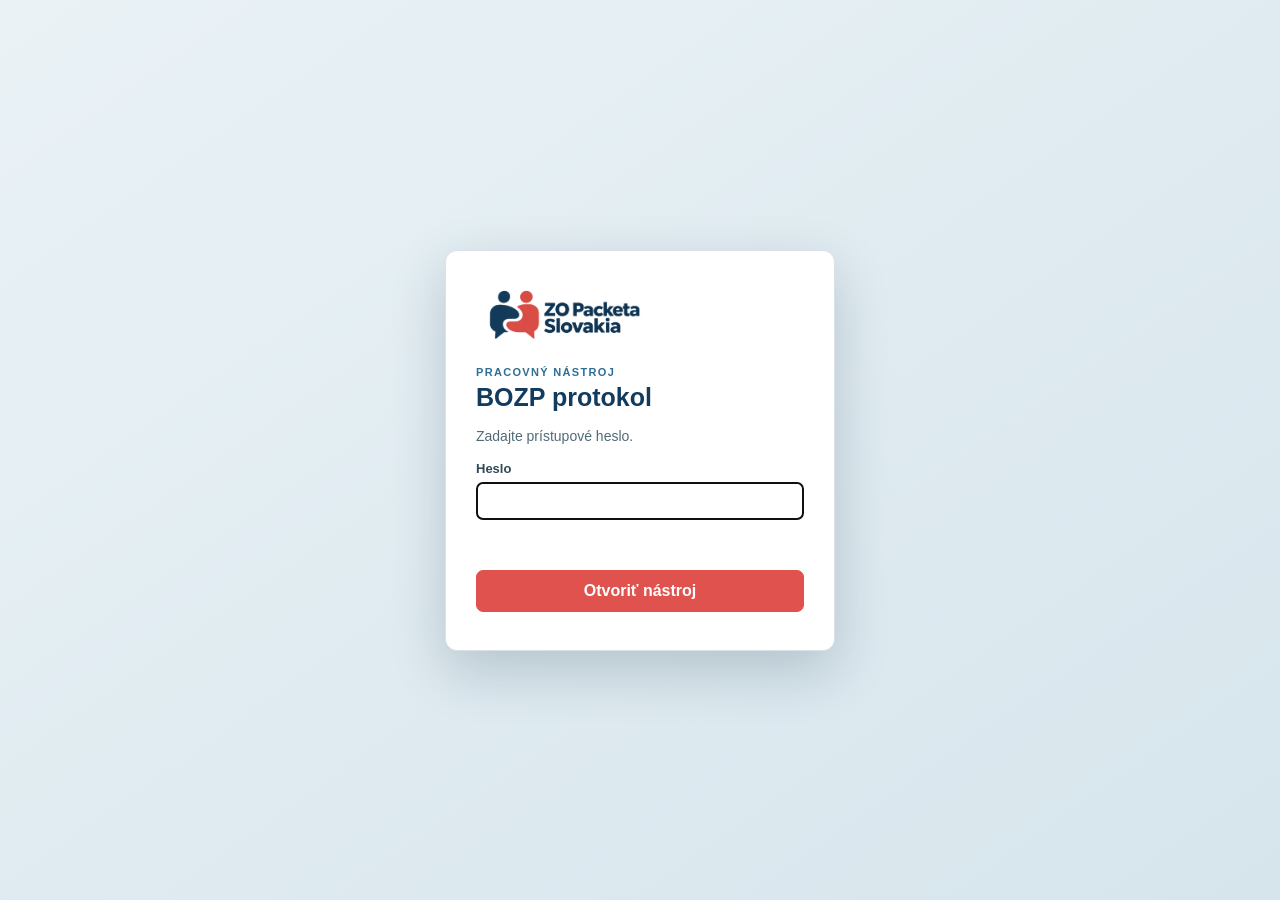
<file: servis-zapis/index.html>
<!doctype html>
<html lang="sk">
<head>
  <meta charset="utf-8">
  <meta name="viewport" content="width=device-width,initial-scale=1">
  <meta name="robots" content="noindex, nofollow, noarchive">
  <title>BOZP protokol - ZO Packeta</title>
  <link rel="stylesheet" href="styles.css">
</head>
<body class="locked">
  <main id="pageLock" class="access-gate">
    <form id="accessForm" class="access-card">
      <img class="access-logo" src="zo-packeta-slovakia.png?v=20261116" alt="ZO Packeta Slovakia">
      <span class="eyebrow">PRACOVNÝ NÁSTROJ</span>
      <h1>BOZP protokol</h1>
      <p>Zadajte prístupové heslo.</p>
      <label>Heslo<input id="accessPassword" type="password" autocomplete="current-password" required></label>
      <p id="accessMessage" class="access-message" aria-live="polite"></p>
      <button class="primary full" type="submit">Otvoriť nástroj</button>
    </form>
  </main>
  <script src="access-gate.js"></script>
</body>
</html>
</file>
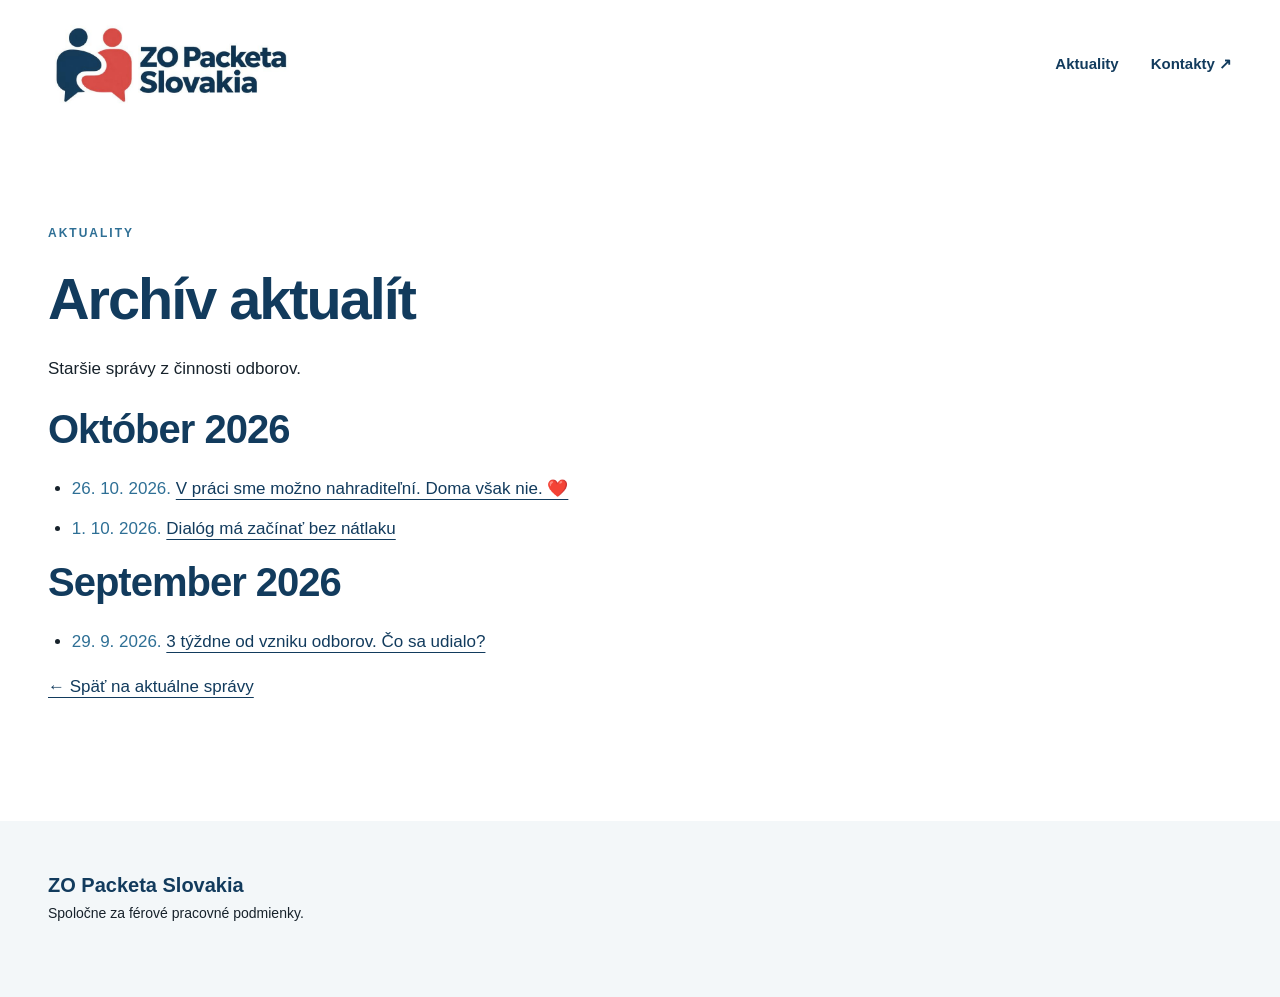
<file: archiv-aktualit.html>
<!doctype html><html lang="sk"><head><meta charset="utf-8"><meta name="viewport" content="width=device-width,initial-scale=1"><title>Archív aktualít | ZO Packeta Slovakia</title><meta name="description" content="Staršie aktuality ZO Packeta Slovakia, zoradené podľa dátumu."><link rel="canonical" href="https://www.odborypacketa.eu/archiv-aktualit.html"><link rel="stylesheet" href="style.css?v=20261116-spolocne-usilie"><script src="news.js?v=1" defer></script></head><body class="archive-page"><a class="skip" href="#obsah">Preskočiť na obsah</a><header class="wrap"><a href="./" aria-label="ZO Packeta Slovakia — úvod"><img class="logo" src="logo.png" alt="ZO Packeta Slovakia"></a><nav><a href="./#aktuality">Aktuality</a><a href="./#kontakty">Kontakty ↗</a></nav></header><main id="obsah" class="wrap section"><p class="eyebrow">AKTUALITY</p><h1>Archív aktualít</h1><p>Staršie správy z činnosti odborov.</p><div id="archive"><ul><li data-date="2026-10-01"><time datetime="2026-10-01">1. 10. 2026</time> <a href="./#dialog-bez-natlaku">Dialóg má začínať bez nátlaku</a></li><li data-date="2026-09-29"><time datetime="2026-09-29">29. 9. 2026</time> <a href="./#tri-tyzdne-od-vzniku">3 týždne od vzniku odborov. Čo sa udialo?</a></li></ul></div><p><a href="./#aktuality">← Späť na aktuálne správy</a></p></main><footer><div class="wrap"><strong>ZO Packeta Slovakia</strong><p>Spoločne za férové pracovné podmienky.</p></div></footer></body></html>
</file>
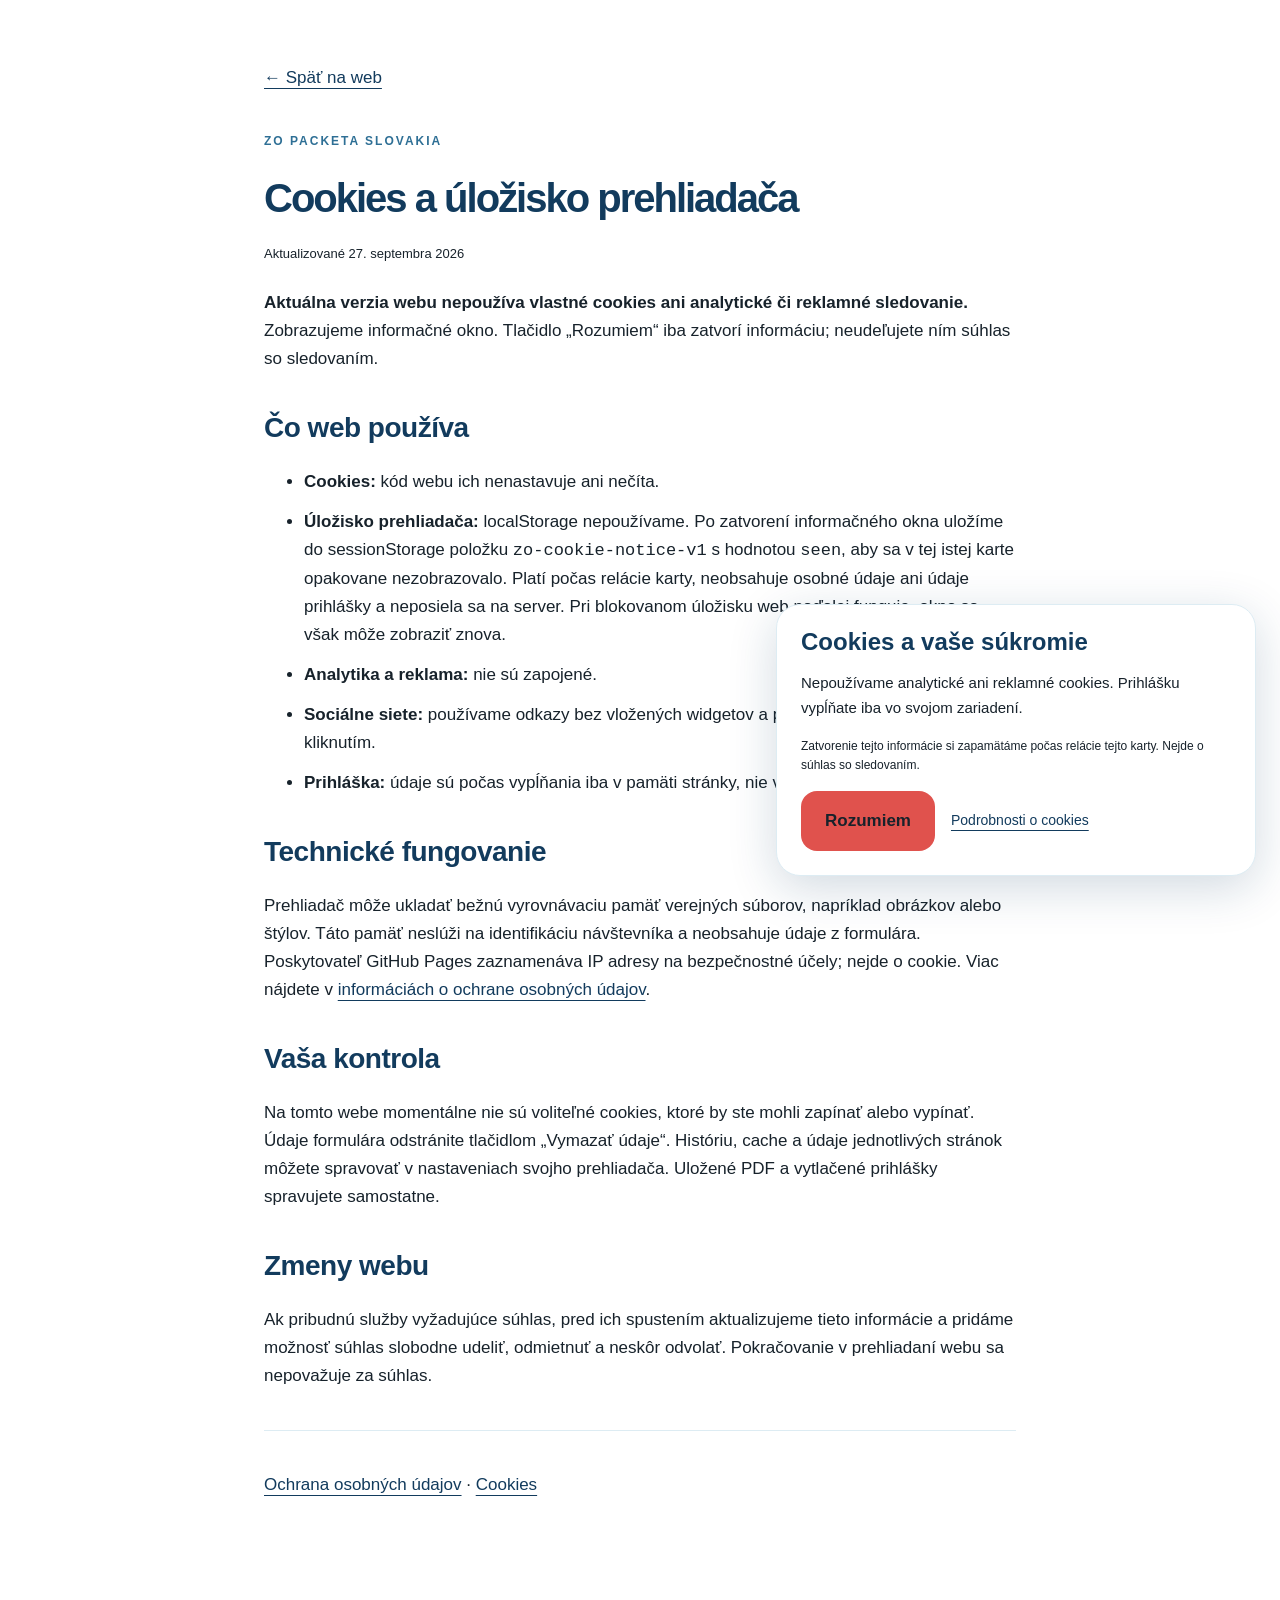
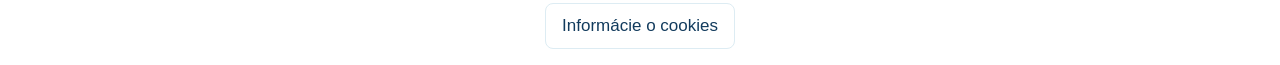
<file: cookies.html>
<!doctype html>
<html lang="sk"><head><meta charset="utf-8"><meta name="viewport" content="width=device-width,initial-scale=1"><meta name="referrer" content="no-referrer"><title>Cookies a úložisko prehliadača — ZO Packeta Slovakia</title><link rel="stylesheet" href="style.css"><script src="cookies.js" defer></script></head><body><main class="plain legal"><a href="./">← Späť na web</a><p class="eyebrow">ZO PACKETA SLOVAKIA</p><h1>Cookies a úložisko prehliadača</h1><p class="micro">Aktualizované 27. septembra 2026</p>
<p><strong>Aktuálna verzia webu nepoužíva vlastné cookies ani analytické či reklamné sledovanie.</strong> Zobrazujeme informačné okno. Tlačidlo „Rozumiem“ iba zatvorí informáciu; neudeľujete ním súhlas so sledovaním.</p>
<h2>Čo web používa</h2>
<ul><li><strong>Cookies:</strong> kód webu ich nenastavuje ani nečíta.</li><li><strong>Úložisko prehliadača:</strong> localStorage nepoužívame. Po zatvorení informačného okna uložíme do sessionStorage položku <code>zo-cookie-notice-v1</code> s hodnotou <code>seen</code>, aby sa v tej istej karte opakovane nezobrazovalo. Platí počas relácie karty, neobsahuje osobné údaje ani údaje prihlášky a neposiela sa na server. Pri blokovanom úložisku web naďalej funguje, okno sa však môže zobraziť znova.</li><li><strong>Analytika a reklama:</strong> nie sú zapojené.</li><li><strong>Sociálne siete:</strong> používame odkazy bez vložených widgetov a pixelov. Službu otvoríte až kliknutím.</li><li><strong>Prihláška:</strong> údaje sú počas vypĺňania iba v pamäti stránky, nie v trvalom úložisku webu.</li></ul>
<h2>Technické fungovanie</h2>
<p>Prehliadač môže ukladať bežnú vyrovnávaciu pamäť verejných súborov, napríklad obrázkov alebo štýlov. Táto pamäť neslúži na identifikáciu návštevníka a neobsahuje údaje z formulára. Poskytovateľ GitHub Pages zaznamenáva IP adresy na bezpečnostné účely; nejde o cookie. Viac nájdete v <a href="sukromie.html">informáciách o ochrane osobných údajov</a>.</p>
<h2>Vaša kontrola</h2>
<p>Na tomto webe momentálne nie sú voliteľné cookies, ktoré by ste mohli zapínať alebo vypínať. Údaje formulára odstránite tlačidlom „Vymazať údaje“. Históriu, cache a údaje jednotlivých stránok môžete spravovať v nastaveniach svojho prehliadača. Uložené PDF a vytlačené prihlášky spravujete samostatne.</p>
<h2>Zmeny webu</h2>
<p>Ak pribudnú služby vyžadujúce súhlas, pred ich spustením aktualizujeme tieto informácie a pridáme možnosť súhlas slobodne udeliť, odmietnuť a neskôr odvolať. Pokračovanie v prehliadaní webu sa nepovažuje za súhlas.</p>
<hr><p><a href="sukromie.html">Ochrana osobných údajov</a> · <a href="cookies.html">Cookies</a></p></main><button class="cookie-reopen" type="button" hidden>Informácie o cookies</button></body></html>
</file>
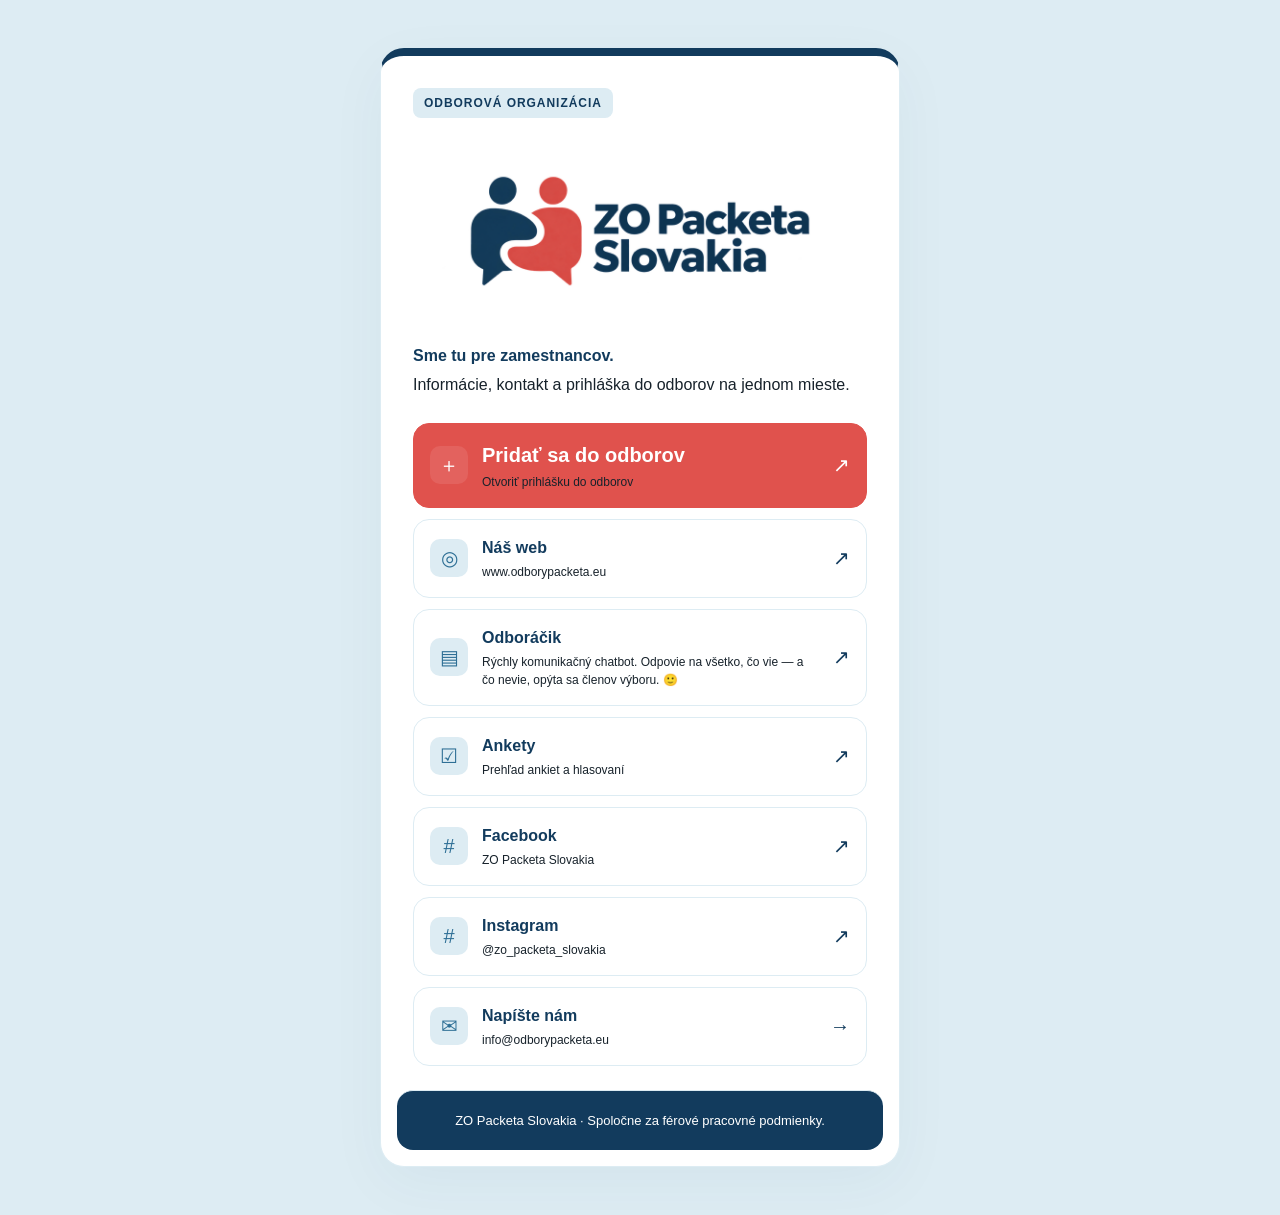
<file: rozcestnik.html>
<!doctype html>
<html lang="sk">
<head>
  <meta charset="utf-8">
  <meta name="viewport" content="width=device-width, initial-scale=1">
  <meta name="theme-color" content="#123B5D">
  <title>ZO Packeta Slovakia — rozcestník</title>
  <style>
    :root{color-scheme:light;--ink:#123B5D;--muted:#17222B;--line:#DDECF3;--paper:#fff;--accent:#123B5D}
    *{box-sizing:border-box}body{margin:0;background:#DDECF3;color:var(--ink);font-family:Aptos,Arial,sans-serif;line-height:1.5}
    main{width:min(100% - 32px,520px);margin:48px auto;padding:32px;background:var(--paper);border:1px solid var(--line);border-radius:24px;box-shadow:0 16px 60px #123B5D0b}
    .badge{display:inline-block;padding:6px 11px;background:#DDECF3;border-radius:8px;font-size:12px;font-weight:750;letter-spacing:.08em;text-transform:uppercase}
    h1{font-size:clamp(28px,7vw,36px);line-height:1.12;letter-spacing:-.035em;margin:20px 0 12px}h1 span{display:block}
    .intro{color:var(--muted);margin:0 0 26px;font-size:16px}.intro strong{display:block;color:var(--ink);margin-bottom:5px}
    nav{display:grid;gap:11px}.link{display:flex;align-items:center;gap:14px;min-height:78px;padding:16px;border:1px solid var(--line);border-radius:13px;color:var(--ink);text-decoration:none;background:white;overflow-wrap:anywhere}
    .link.primary{background:var(--accent);color:white;border-color:var(--accent)}.icon{display:grid;place-items:center;width:38px;height:38px;flex-shrink:0;border-radius:10px;background:#DDECF3;font-size:20px}.primary .icon{background:#ffffff18}
    .text{flex:1;min-width:0}.title{display:block;font-size:16px;font-weight:750}.detail{display:block;font-size:12px;color:var(--muted);margin-top:3px}.primary .detail{color:#d6e4df}.arrow{font-size:20px}
    .link[aria-disabled="true"]{cursor:default}.link:not([aria-disabled="true"]):hover{border-color:#2E6F95;box-shadow:0 3px 12px #123B5D12}.link:focus-visible{outline:3px solid #2E6F95;outline-offset:4px}
    .notice{margin:24px 0 0;padding:13px 15px;background:#fff7e8;border:1px solid #f0dfbd;border-radius:11px;color:#725422;font-size:13px}footer{margin-top:24px;padding-top:18px;border-top:1px solid var(--line);font-size:12px;color:var(--muted);text-align:center}
    @media(max-width:420px){main{margin:16px auto;padding:24px 20px;border-radius:20px}.link{padding:14px;gap:11px}}@media(prefers-reduced-motion:no-preference){.link{transition:border-color .15s,box-shadow .15s}}
  
    /* Brand manuál ZO Packeta Slovakia v1.1: originál loga a referenčná paleta. */
    :root{--blue:#2E6F95;--red:#E0524D;--body:#17222B}
    main{border-top:8px solid var(--ink)}
    .logo-heading{margin:16px 0;padding:12px 0;line-height:0}
    .brand-logo{display:block;width:100%;max-width:400px;min-width:220px;height:auto;margin:auto}
    .intro{color:var(--body)}
    .link{border-radius:16px}.icon{color:var(--blue)}
    .primary{--accent:var(--red)}
    .primary .title{font-size:20px;font-weight:700}
    .primary .detail{color:var(--body)}
    .primary .icon{color:white}
    footer{background:var(--ink);color:white;margin:24px -16px -16px;padding:20px 16px;border-radius:16px;font-size:13px}
    @media(max-width:320px){main{padding:20px 16px}.brand-logo{min-width:0}}
  </style>
</head>
<body>
  <main>
    <header>
      <div class="badge">Odborová organizácia</div>
      <h1 class="logo-heading"><img class="brand-logo" src="[data-uri]" alt="ZO Packeta Slovakia" width="834" height="354"></h1>
      <p class="intro"><strong>Sme tu pre zamestnancov.</strong>Informácie, kontakt a prihláška do odborov na jednom mieste.</p>
    </header>
    <nav aria-label="Dôležité odkazy">
      <a class="link primary" data-key="application" aria-disabled="true"><span class="icon" aria-hidden="true">＋</span><span class="text"><span class="title">Pridať sa do odborov</span><span class="detail">[DOPLNIŤ URL PRIHLÁŠKY]</span></span><span class="arrow" aria-hidden="true">↗</span></a>
      <a class="link" data-key="website" aria-disabled="true"><span class="icon" aria-hidden="true">◎</span><span class="text"><span class="title">Náš web</span><span class="detail">[DOPLNIŤ URL WEBU]</span></span><span class="arrow" aria-hidden="true">↗</span></a>
      <a class="link" href="https://www.odborypacketa.eu/odboracik/"><span class="icon" aria-hidden="true">▤</span><span class="text"><span class="title">Odboráčik</span><span class="detail">Rýchly komunikačný chatbot. Odpovie na všetko, čo vie — a čo nevie, opýta sa členov výboru. 🙂</span></span><span class="arrow" aria-hidden="true">↗</span></a>
      <a class="link" href="https://odbory-anketa.odborypacketa.workers.dev/hlasovania/"><span class="icon" aria-hidden="true">☑</span><span class="text"><span class="title">Ankety</span><span class="detail">Prehľad ankiet a hlasovaní</span></span><span class="arrow" aria-hidden="true">↗</span></a>
      <a class="link" data-key="social1" aria-disabled="true"><span class="icon" aria-hidden="true">#</span><span class="text"><span class="title">Sociálna sieť 1</span><span class="detail">[DOPLNIŤ NÁZOV A URL SIETE]</span></span><span class="arrow" aria-hidden="true">↗</span></a>
      <a class="link" data-key="social2" aria-disabled="true"><span class="icon" aria-hidden="true">#</span><span class="text"><span class="title">Sociálna sieť 2</span><span class="detail">[DOPLNIŤ NÁZOV A URL SIETE]</span></span><span class="arrow" aria-hidden="true">↗</span></a>
      <a class="link" data-key="email" aria-disabled="true"><span class="icon" aria-hidden="true">✉</span><span class="text"><span class="title">Napíšte nám</span><span class="detail">[DOPLNIŤ E-MAIL]</span></span><span class="arrow" aria-hidden="true">→</span></a>
    </nav>
    <p class="notice" id="notice">Pripravujeme pre vás odkazy a kontakty. Položky označené „DOPLNIŤ“ zatiaľ nie sú aktívne.</p>
    <footer>ZO Packeta Slovakia · Spoločne za férové pracovné podmienky.</footer>
  </main>
  <script>
    // Doplňte skutočné údaje medzi úvodzovky. URL musia začínať https:// alebo http://.
    // Telefón zadajte s medzinárodnou predvoľbou. Prázdne položky zostanú neaktívne.
    const contacts = {
      application: {value: "https://www.odborypacketa.eu/#prihlaska", label: "Otvoriť prihlášku do odborov"},
      website: {value: "https://www.odborypacketa.eu/", label: "www.odborypacketa.eu"},
      social1: {value: "https://www.facebook.com/ZOPacketaSlovakia", title: "Facebook", label: "ZO Packeta Slovakia"},
      social2: {value: "https://www.instagram.com/zo_packeta_slovakia/", title: "Instagram", label: "@zo_packeta_slovakia"},
      email: {value: "info@odborypacketa.eu"}
    };
    let missing = false;
    document.querySelectorAll('[data-key]').forEach(link => {
      const key = link.dataset.key, item = contacts[key], value = item.value.trim();
      let href = "";
      if (key === "email" && /^[^\s@]+@[^\s@]+\.[^\s@]+$/.test(value)) href = "mailto:" + value;
      else if (key === "phone" && /^\+?[\d\s()-]{6,}$/.test(value)) href = "tel:" + value.replace(/[\s()-]/g, "");
      else if (!["email", "phone"].includes(key)) {
        try { const url = new URL(value); if (["https:", "http:"].includes(url.protocol)) href = url.href; } catch {}
      }
      if (!href) { missing = true; return; }
      link.href = href;
      link.removeAttribute("aria-disabled");
      if (item.title) link.querySelector('.title').textContent = item.title;
      link.querySelector('.detail').textContent = ["email", "phone"].includes(key) ? value : item.label;
    });
    document.getElementById('notice').hidden = !missing;
  </script>
</body>
</html>
</file>
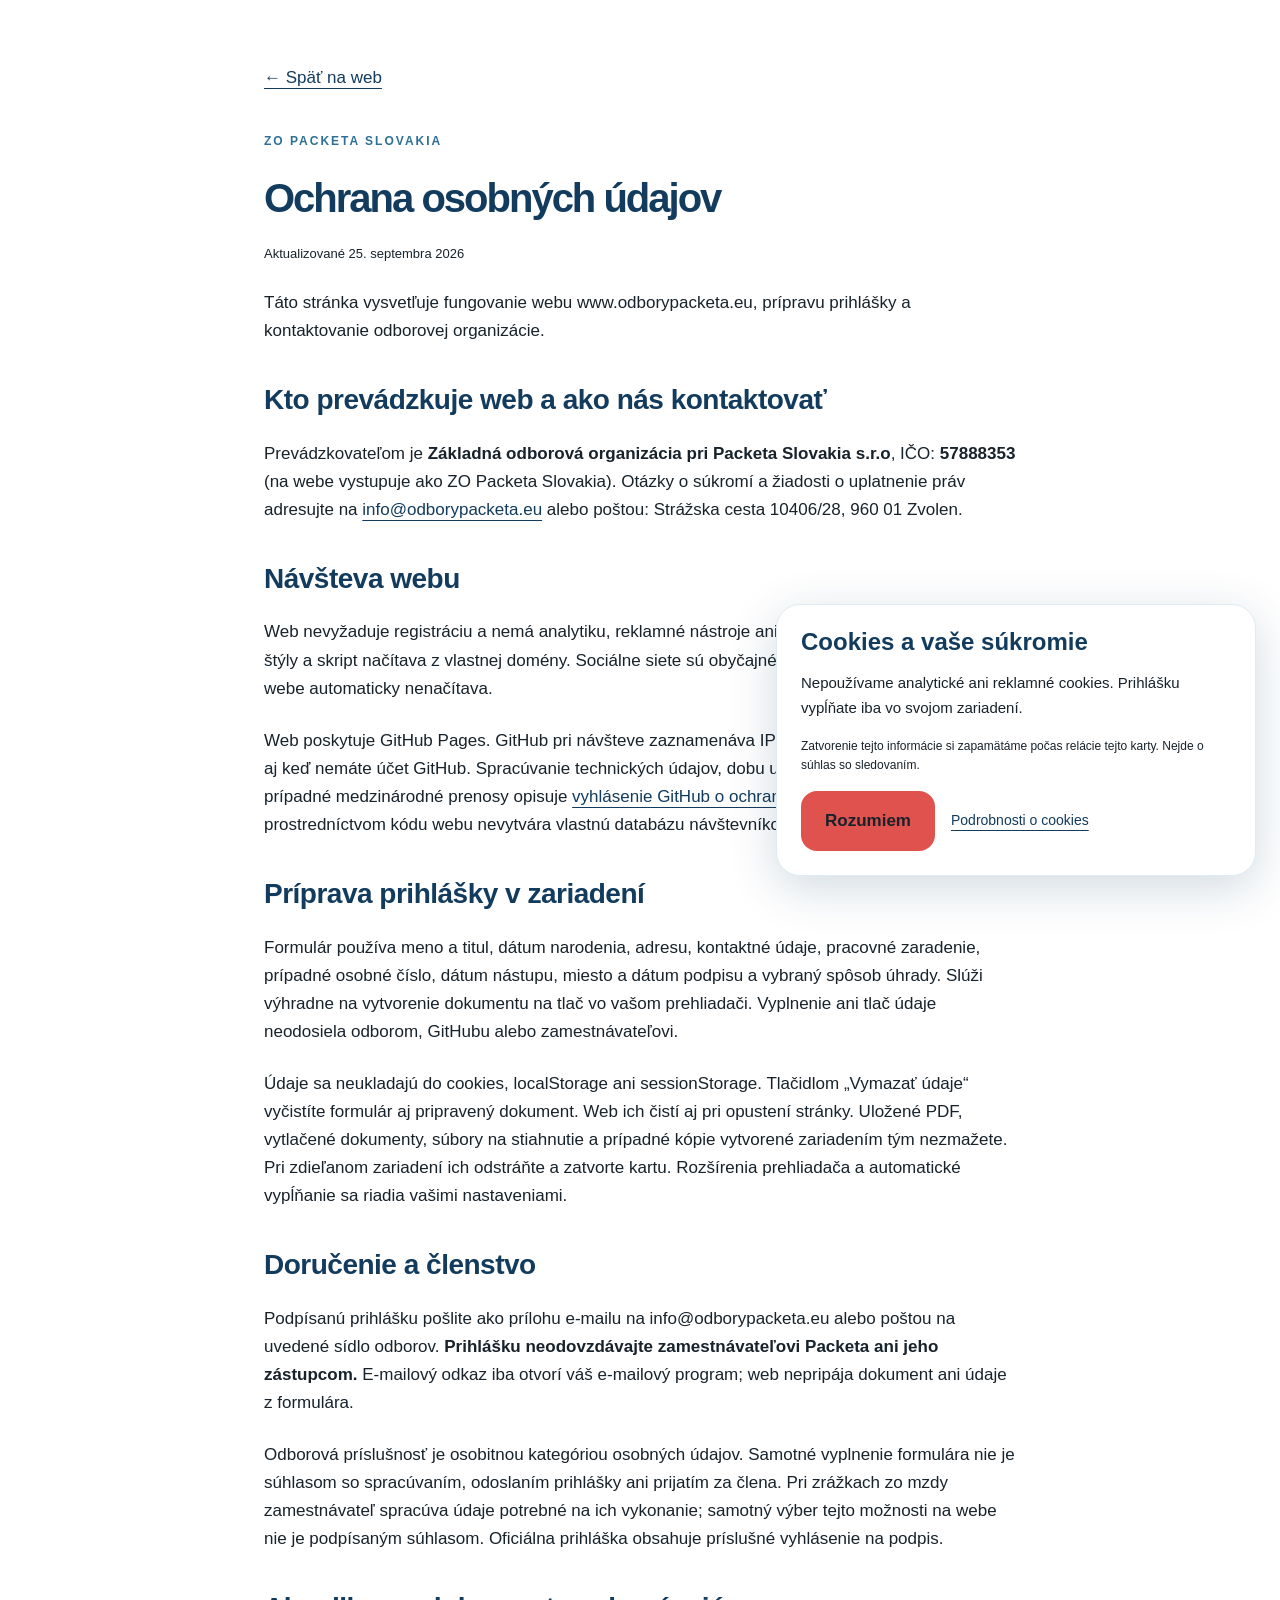
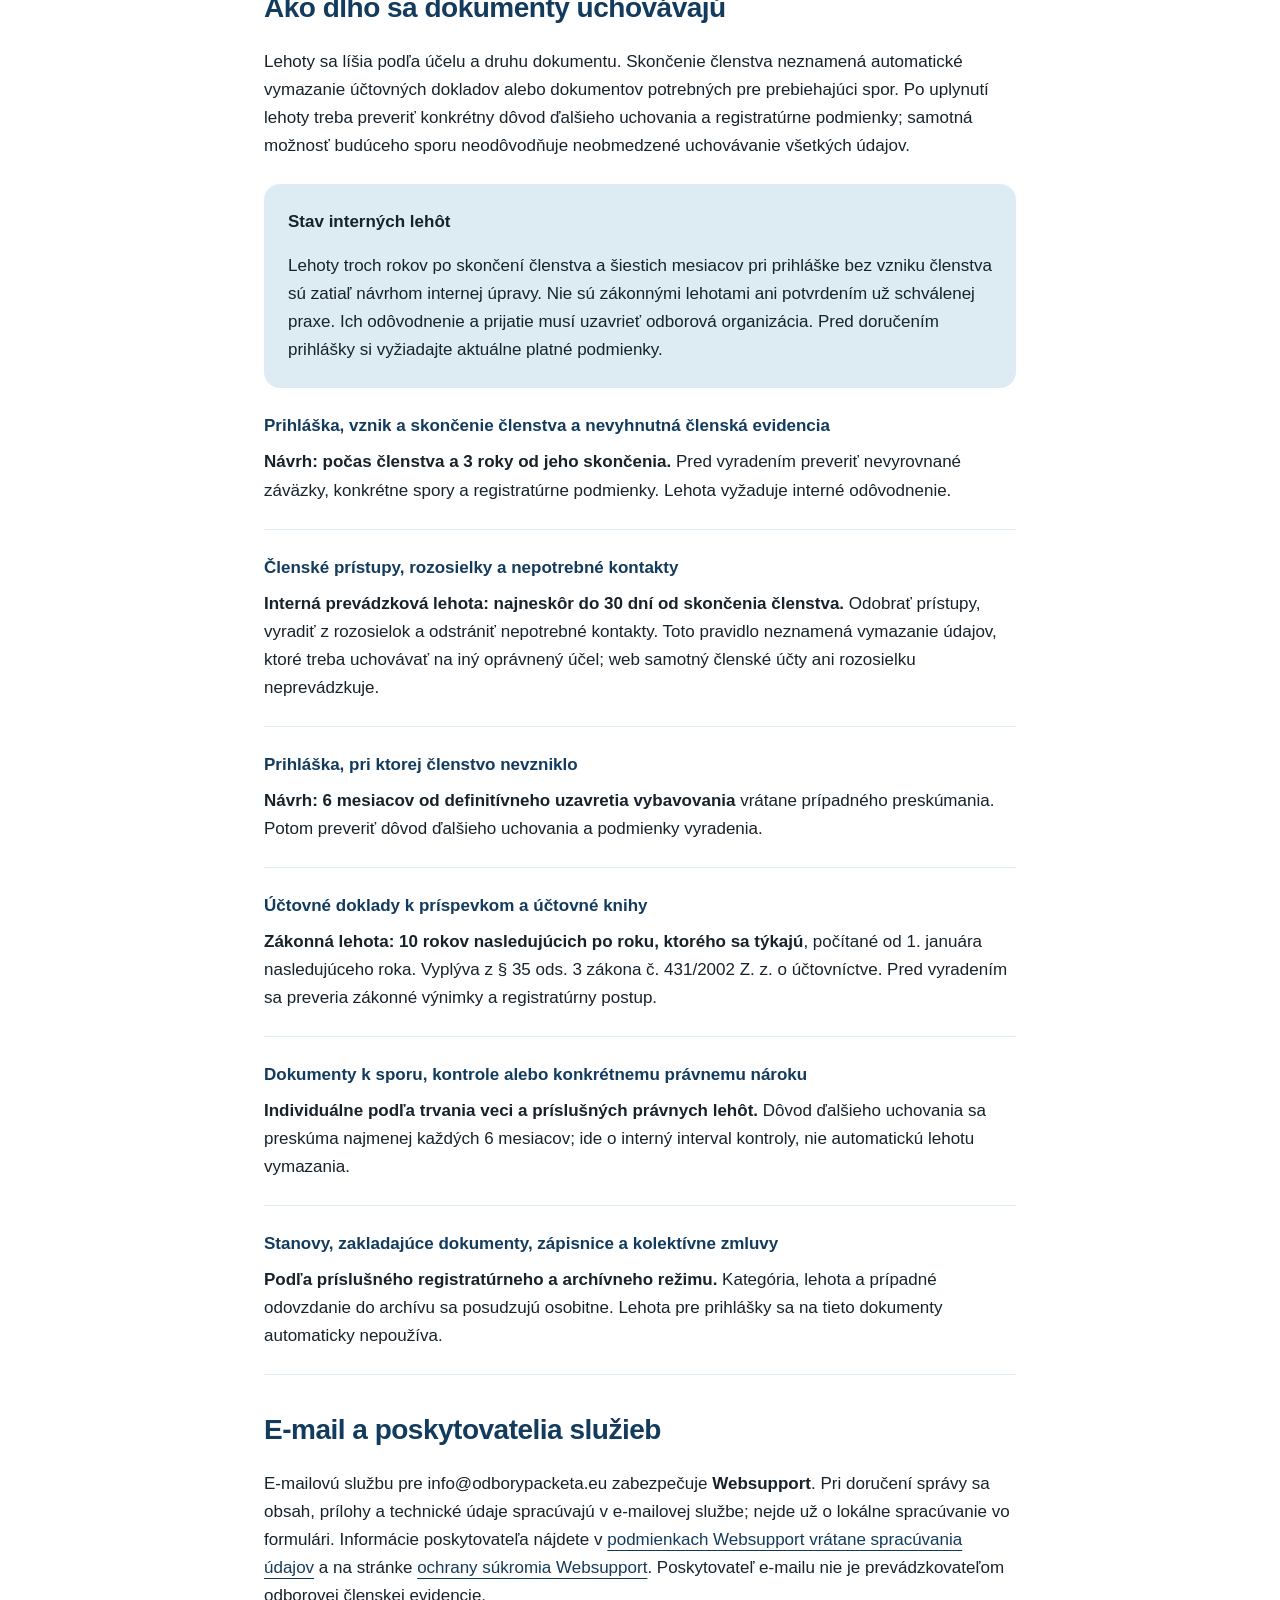
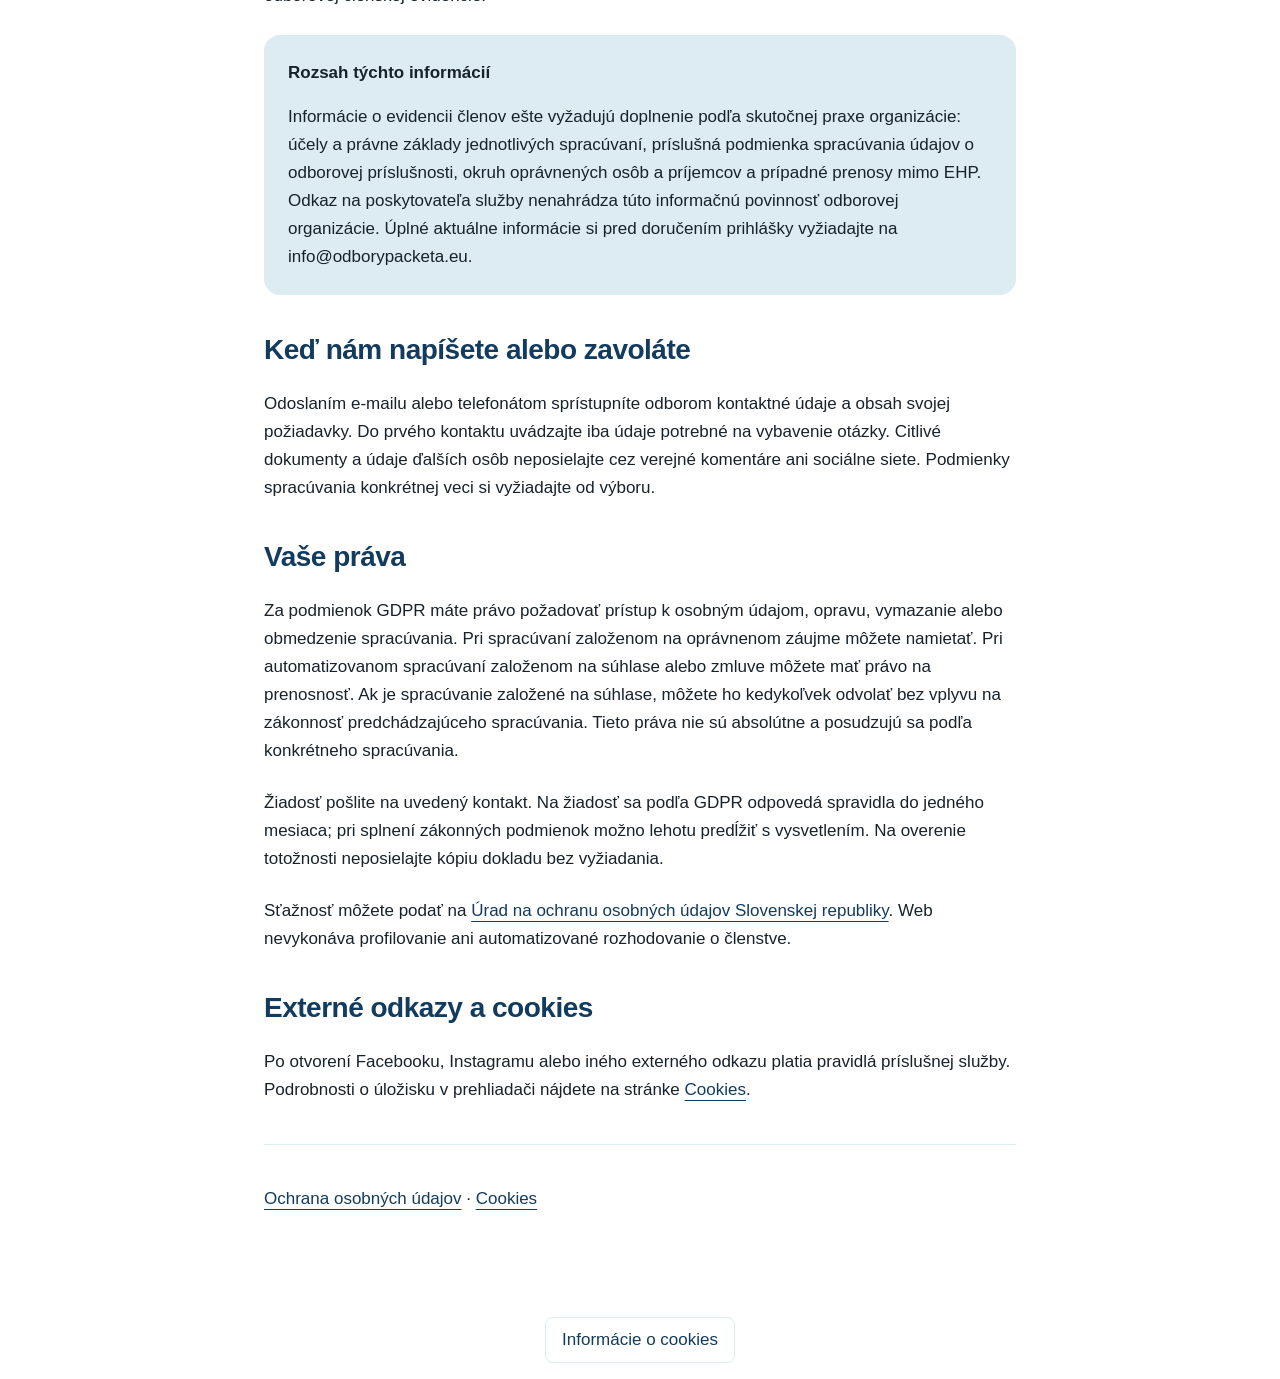
<file: sukromie.html>
<!doctype html>
<html lang="sk"><head><meta charset="utf-8"><meta name="viewport" content="width=device-width,initial-scale=1"><meta name="referrer" content="no-referrer"><title>Ochrana osobných údajov — ZO Packeta Slovakia</title><link rel="stylesheet" href="style.css"><script src="cookies.js" defer></script></head><body><main class="plain legal"><a href="./">← Späť na web</a><p class="eyebrow">ZO PACKETA SLOVAKIA</p><h1>Ochrana osobných údajov</h1><p class="micro">Aktualizované 25. septembra 2026</p>
<p>Táto stránka vysvetľuje fungovanie webu www.odborypacketa.eu, prípravu prihlášky a kontaktovanie odborovej organizácie.</p>
<h2>Kto prevádzkuje web a ako nás kontaktovať</h2>
<p>Prevádzkovateľom je <strong>Základná odborová organizácia pri Packeta Slovakia s.r.o</strong>, IČO: <strong>57888353</strong> (na webe vystupuje ako ZO Packeta Slovakia). Otázky o súkromí a žiadosti o uplatnenie práv adresujte na <a href="mailto:info@odborypacketa.eu">info@odborypacketa.eu</a> alebo poštou: Strážska cesta 10406/28, 960 01 Zvolen.</p>
<h2>Návšteva webu</h2>
<p>Web nevyžaduje registráciu a nemá analytiku, reklamné nástroje ani sledovacie pixely. Obrázky, štýly a skript načítava z vlastnej domény. Sociálne siete sú obyčajné odkazy; ich obsah sa na tomto webe automaticky nenačítava.</p>
<p>Web poskytuje GitHub Pages. GitHub pri návšteve zaznamenáva IP adresu na bezpečnostné účely, aj keď nemáte účet GitHub. Spracúvanie technických údajov, dobu uchovávania, príjemcov a prípadné medzinárodné prenosy opisuje <a href="https://docs.github.com/en/site-policy/privacy-policies/github-general-privacy-statement" rel="noreferrer">vyhlásenie GitHub o ochrane súkromia</a>. ZO prostredníctvom kódu webu nevytvára vlastnú databázu návštevníkov.</p>
<h2>Príprava prihlášky v zariadení</h2>
<p>Formulár používa meno a titul, dátum narodenia, adresu, kontaktné údaje, pracovné zaradenie, prípadné osobné číslo, dátum nástupu, miesto a dátum podpisu a vybraný spôsob úhrady. Slúži výhradne na vytvorenie dokumentu na tlač vo vašom prehliadači. Vyplnenie ani tlač údaje neodosiela odborom, GitHubu alebo zamestnávateľovi.</p>
<p>Údaje sa neukladajú do cookies, localStorage ani sessionStorage. Tlačidlom „Vymazať údaje“ vyčistíte formulár aj pripravený dokument. Web ich čistí aj pri opustení stránky. Uložené PDF, vytlačené dokumenty, súbory na stiahnutie a prípadné kópie vytvorené zariadením tým nezmažete. Pri zdieľanom zariadení ich odstráňte a zatvorte kartu. Rozšírenia prehliadača a automatické vypĺňanie sa riadia vašimi nastaveniami.</p>
<h2>Doručenie a členstvo</h2>
<p>Podpísanú prihlášku pošlite ako prílohu e-mailu na info@odborypacketa.eu alebo poštou na uvedené sídlo odborov. <strong>Prihlášku neodovzdávajte zamestnávateľovi Packeta ani jeho zástupcom.</strong> E-mailový odkaz iba otvorí váš e-mailový program; web nepripája dokument ani údaje z formulára.</p>
<p>Odborová príslušnosť je osobitnou kategóriou osobných údajov. Samotné vyplnenie formulára nie je súhlasom so spracúvaním, odoslaním prihlášky ani prijatím za člena. Pri zrážkach zo mzdy zamestnávateľ spracúva údaje potrebné na ich vykonanie; samotný výber tejto možnosti na webe nie je podpísaným súhlasom. Oficiálna prihláška obsahuje príslušné vyhlásenie na podpis.</p>
<h2>Ako dlho sa dokumenty uchovávajú</h2>
<p>Lehoty sa líšia podľa účelu a druhu dokumentu. Skončenie členstva neznamená automatické vymazanie účtovných dokladov alebo dokumentov potrebných pre prebiehajúci spor. Po uplynutí lehoty treba preveriť konkrétny dôvod ďalšieho uchovania a registratúrne podmienky; samotná možnosť budúceho sporu neodôvodňuje neobmedzené uchovávanie všetkých údajov.</p>
<div class="legal-note"><strong>Stav interných lehôt</strong><p>Lehoty troch rokov po skončení členstva a šiestich mesiacov pri prihláške bez vzniku členstva sú zatiaľ návrhom internej úpravy. Nie sú zákonnými lehotami ani potvrdením už schválenej praxe. Ich odôvodnenie a prijatie musí uzavrieť odborová organizácia. Pred doručením prihlášky si vyžiadajte aktuálne platné podmienky.</p></div>
<dl class="retention">
<dt>Prihláška, vznik a skončenie členstva a nevyhnutná členská evidencia</dt><dd><strong>Návrh: počas členstva a 3 roky od jeho skončenia.</strong> Pred vyradením preveriť nevyrovnané záväzky, konkrétne spory a registratúrne podmienky. Lehota vyžaduje interné odôvodnenie.</dd>
<dt>Členské prístupy, rozosielky a nepotrebné kontakty</dt><dd><strong>Interná prevádzková lehota: najneskôr do 30 dní od skončenia členstva.</strong> Odobrať prístupy, vyradiť z rozosielok a odstrániť nepotrebné kontakty. Toto pravidlo neznamená vymazanie údajov, ktoré treba uchovávať na iný oprávnený účel; web samotný členské účty ani rozosielku neprevádzkuje.</dd>
<dt>Prihláška, pri ktorej členstvo nevzniklo</dt><dd><strong>Návrh: 6 mesiacov od definitívneho uzavretia vybavovania</strong> vrátane prípadného preskúmania. Potom preveriť dôvod ďalšieho uchovania a podmienky vyradenia.</dd>
<dt>Účtovné doklady k príspevkom a účtovné knihy</dt><dd><strong>Zákonná lehota: 10 rokov nasledujúcich po roku, ktorého sa týkajú</strong>, počítané od 1. januára nasledujúceho roka. Vyplýva z § 35 ods. 3 zákona č. 431/2002 Z. z. o účtovníctve. Pred vyradením sa preveria zákonné výnimky a registratúrny postup.</dd>
<dt>Dokumenty k sporu, kontrole alebo konkrétnemu právnemu nároku</dt><dd><strong>Individuálne podľa trvania veci a príslušných právnych lehôt.</strong> Dôvod ďalšieho uchovania sa preskúma najmenej každých 6 mesiacov; ide o interný interval kontroly, nie automatickú lehotu vymazania.</dd>
<dt>Stanovy, zakladajúce dokumenty, zápisnice a kolektívne zmluvy</dt><dd><strong>Podľa príslušného registratúrneho a archívneho režimu.</strong> Kategória, lehota a prípadné odovzdanie do archívu sa posudzujú osobitne. Lehota pre prihlášky sa na tieto dokumenty automaticky nepoužíva.</dd>
</dl>
<h2>E-mail a poskytovatelia služieb</h2>
<p>E-mailovú službu pre info@odborypacketa.eu zabezpečuje <strong>Websupport</strong>. Pri doručení správy sa obsah, prílohy a technické údaje spracúvajú v e-mailovej službe; nejde už o lokálne spracúvanie vo formulári. Informácie poskytovateľa nájdete v <a href="https://www.websupport.sk/obchodne-podmienky/" rel="noreferrer">podmienkach Websupport vrátane spracúvania údajov</a> a na stránke <a href="https://www.websupport.sk/sukromie/" rel="noreferrer">ochrany súkromia Websupport</a>. Poskytovateľ e-mailu nie je prevádzkovateľom odborovej členskej evidencie.</p>
<div class="legal-note"><strong>Rozsah týchto informácií</strong><p>Informácie o evidencii členov ešte vyžadujú doplnenie podľa skutočnej praxe organizácie: účely a právne základy jednotlivých spracúvaní, príslušná podmienka spracúvania údajov o odborovej príslušnosti, okruh oprávnených osôb a príjemcov a prípadné prenosy mimo EHP. Odkaz na poskytovateľa služby nenahrádza túto informačnú povinnosť odborovej organizácie. Úplné aktuálne informácie si pred doručením prihlášky vyžiadajte na info@odborypacketa.eu.</p></div>
<h2>Keď nám napíšete alebo zavoláte</h2>
<p>Odoslaním e-mailu alebo telefonátom sprístupníte odborom kontaktné údaje a obsah svojej požiadavky. Do prvého kontaktu uvádzajte iba údaje potrebné na vybavenie otázky. Citlivé dokumenty a údaje ďalších osôb neposielajte cez verejné komentáre ani sociálne siete. Podmienky spracúvania konkrétnej veci si vyžiadajte od výboru.</p>
<h2>Vaše práva</h2>
<p>Za podmienok GDPR máte právo požadovať prístup k osobným údajom, opravu, vymazanie alebo obmedzenie spracúvania. Pri spracúvaní založenom na oprávnenom záujme môžete namietať. Pri automatizovanom spracúvaní založenom na súhlase alebo zmluve môžete mať právo na prenosnosť. Ak je spracúvanie založené na súhlase, môžete ho kedykoľvek odvolať bez vplyvu na zákonnosť predchádzajúceho spracúvania. Tieto práva nie sú absolútne a posudzujú sa podľa konkrétneho spracúvania.</p>
<p>Žiadosť pošlite na uvedený kontakt. Na žiadosť sa podľa GDPR odpovedá spravidla do jedného mesiaca; pri splnení zákonných podmienok možno lehotu predĺžiť s vysvetlením. Na overenie totožnosti neposielajte kópiu dokladu bez vyžiadania.</p>
<p>Sťažnosť môžete podať na <a href="https://dataprotection.gov.sk/" rel="noreferrer">Úrad na ochranu osobných údajov Slovenskej republiky</a>. Web nevykonáva profilovanie ani automatizované rozhodovanie o členstve.</p>
<h2>Externé odkazy a cookies</h2>
<p>Po otvorení Facebooku, Instagramu alebo iného externého odkazu platia pravidlá príslušnej služby. Podrobnosti o úložisku v prehliadači nájdete na stránke <a href="cookies.html">Cookies</a>.</p>
<hr><p><a href="sukromie.html">Ochrana osobných údajov</a> · <a href="cookies.html">Cookies</a></p></main><button class="cookie-reopen" type="button" hidden>Informácie o cookies</button></body></html>
</file>
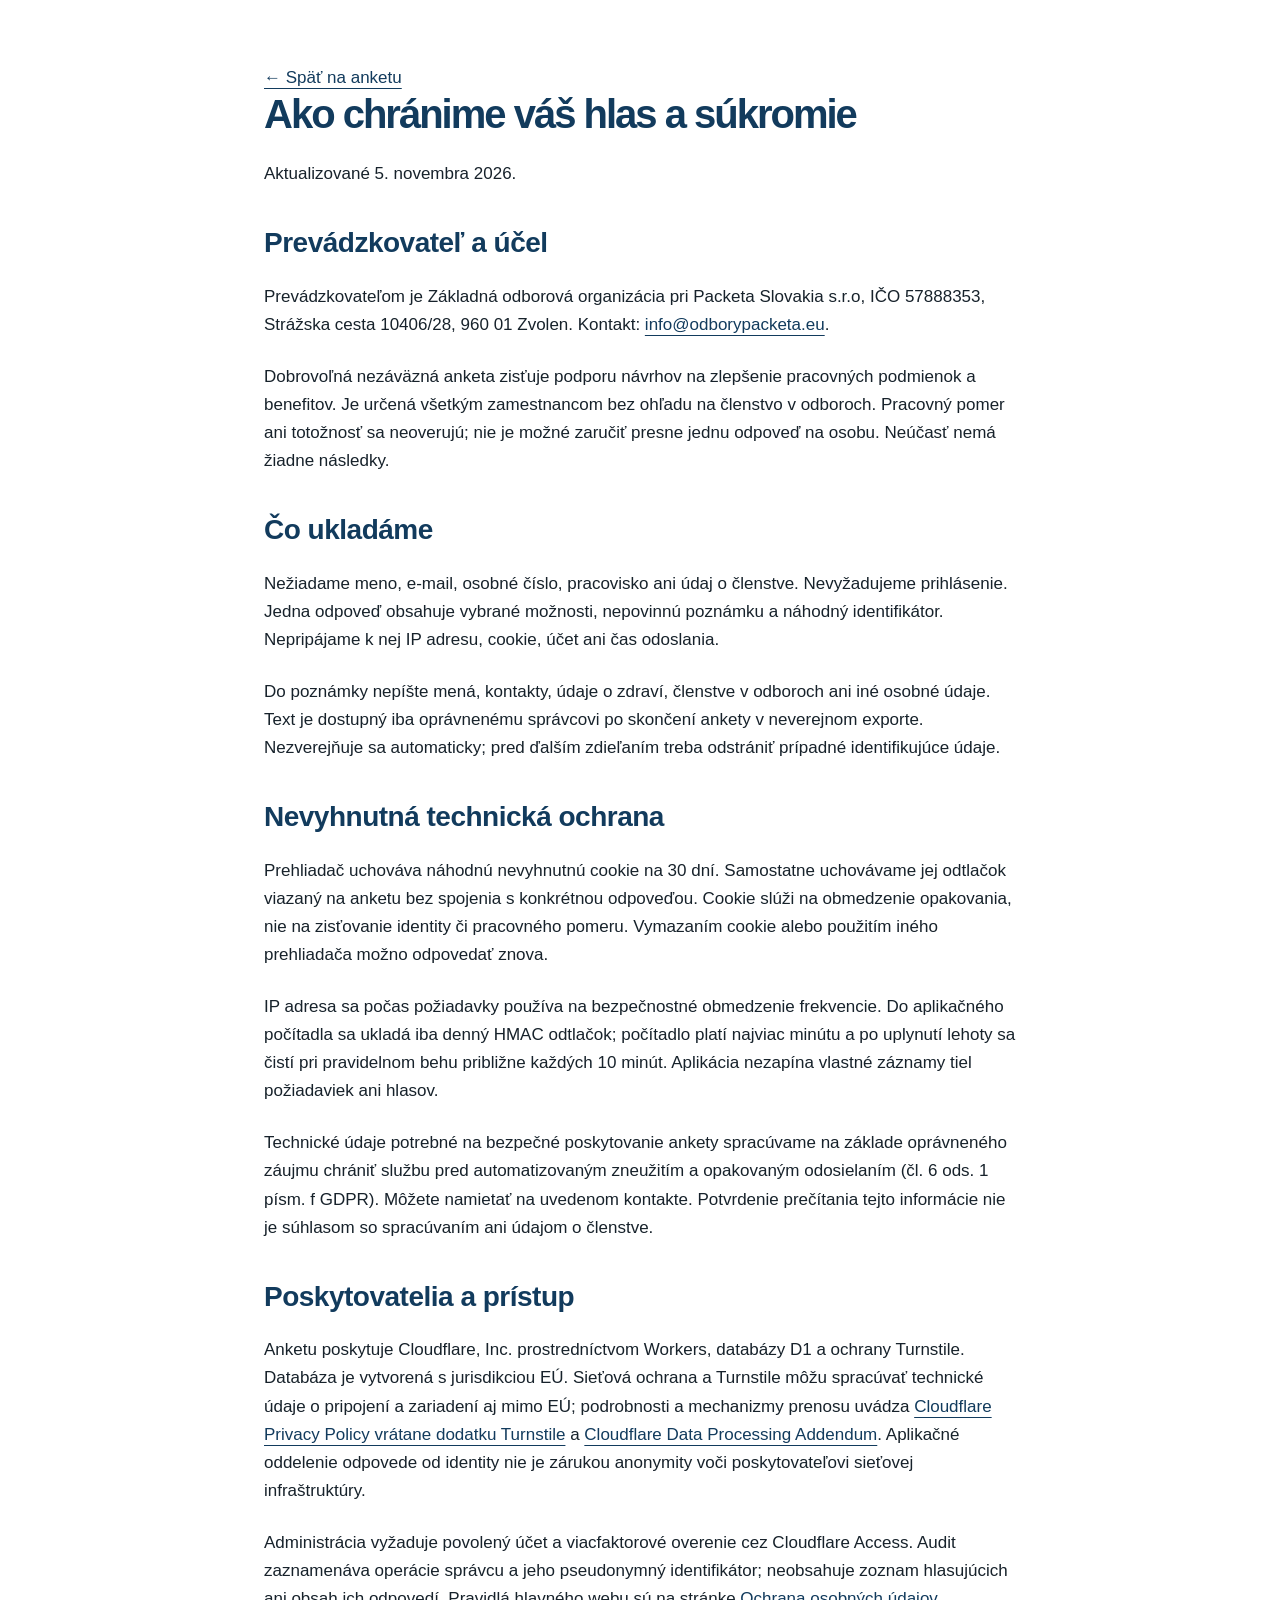
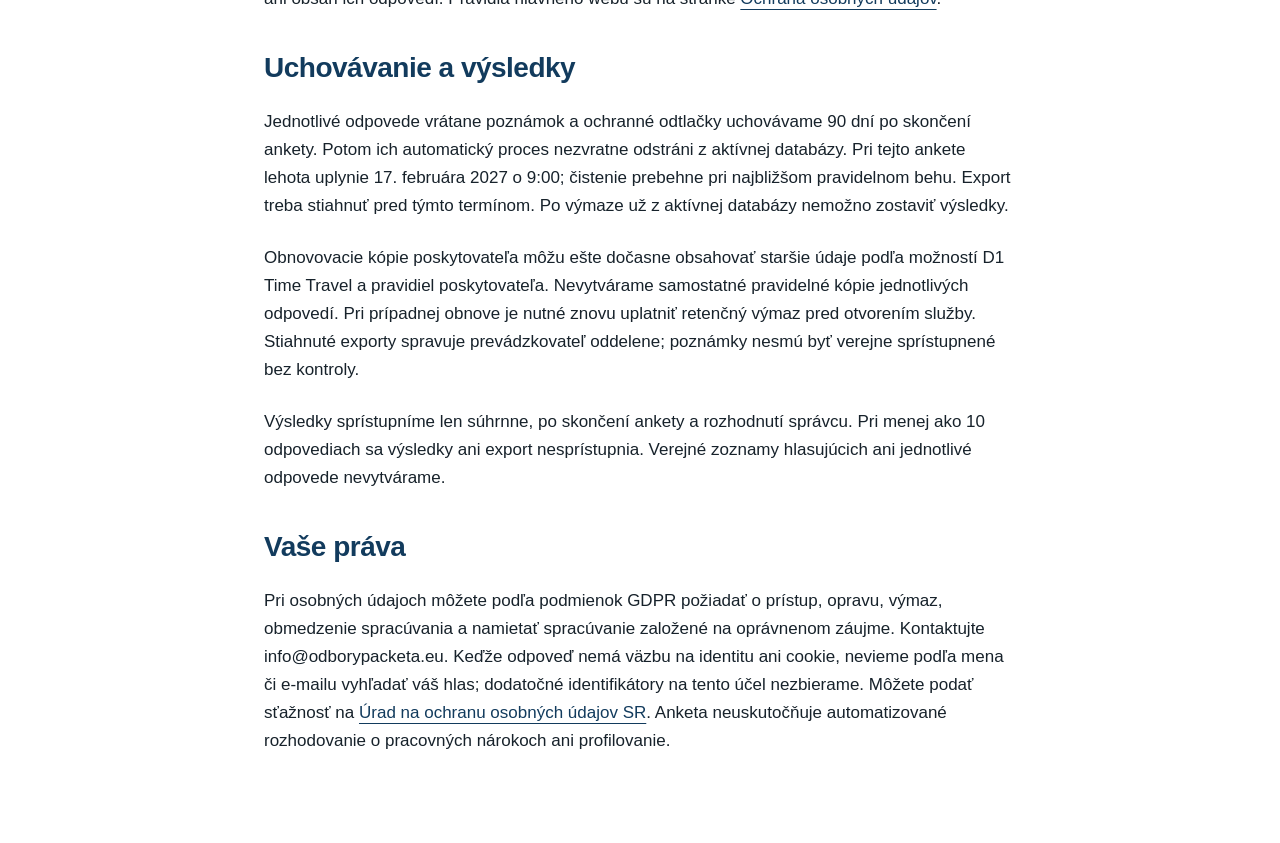
<file: hlasovania/sukromie.html>
<!doctype html><html lang="sk"><head><meta charset="utf-8"><meta name="viewport" content="width=device-width,initial-scale=1"><title>Súkromie pri ankete — ZO Packeta Slovakia</title><link rel="stylesheet" href="../style.css"></head><body><main class="plain legal"><a href="./">← Späť na anketu</a><h1>Ako chránime váš hlas a súkromie</h1><p>Aktualizované 5. novembra 2026.</p><h2>Prevádzkovateľ a účel</h2><p>Prevádzkovateľom je Základná odborová organizácia pri Packeta Slovakia s.r.o, IČO 57888353, Strážska cesta 10406/28, 960 01 Zvolen. Kontakt: <a href="mailto:info@odborypacketa.eu">info@odborypacketa.eu</a>.</p><p>Dobrovoľná nezáväzná anketa zisťuje podporu návrhov na zlepšenie pracovných podmienok a benefitov. Je určená všetkým zamestnancom bez ohľadu na členstvo v odboroch. Pracovný pomer ani totožnosť sa neoverujú; nie je možné zaručiť presne jednu odpoveď na osobu. Neúčasť nemá žiadne následky.</p><h2>Čo ukladáme</h2><p>Nežiadame meno, e-mail, osobné číslo, pracovisko ani údaj o členstve. Nevyžadujeme prihlásenie. Jedna odpoveď obsahuje vybrané možnosti, nepovinnú poznámku a náhodný identifikátor. Nepripájame k nej IP adresu, cookie, účet ani čas odoslania.</p><p>Do poznámky nepíšte mená, kontakty, údaje o zdraví, členstve v odboroch ani iné osobné údaje. Text je dostupný iba oprávnenému správcovi po skončení ankety v neverejnom exporte. Nezverejňuje sa automaticky; pred ďalším zdieľaním treba odstrániť prípadné identifikujúce údaje.</p><h2>Nevyhnutná technická ochrana</h2><p>Prehliadač uchováva náhodnú nevyhnutnú cookie na 30 dní. Samostatne uchovávame jej odtlačok viazaný na anketu bez spojenia s konkrétnou odpoveďou. Cookie slúži na obmedzenie opakovania, nie na zisťovanie identity či pracovného pomeru. Vymazaním cookie alebo použitím iného prehliadača možno odpovedať znova.</p><p>IP adresa sa počas požiadavky používa na bezpečnostné obmedzenie frekvencie. Do aplikačného počítadla sa ukladá iba denný HMAC odtlačok; počítadlo platí najviac minútu a po uplynutí lehoty sa čistí pri pravidelnom behu približne každých 10 minút. Aplikácia nezapína vlastné záznamy tiel požiadaviek ani hlasov.</p><p>Technické údaje potrebné na bezpečné poskytovanie ankety spracúvame na základe oprávneného záujmu chrániť službu pred automatizovaným zneužitím a opakovaným odosielaním (čl. 6 ods. 1 písm. f GDPR). Môžete namietať na uvedenom kontakte. Potvrdenie prečítania tejto informácie nie je súhlasom so spracúvaním ani údajom o členstve.</p><h2>Poskytovatelia a prístup</h2><p>Anketu poskytuje Cloudflare, Inc. prostredníctvom Workers, databázy D1 a ochrany Turnstile. Databáza je vytvorená s jurisdikciou EÚ. Sieťová ochrana a Turnstile môžu spracúvať technické údaje o pripojení a zariadení aj mimo EÚ; podrobnosti a mechanizmy prenosu uvádza <a href="https://www.cloudflare.com/privacypolicy/" rel="noreferrer">Cloudflare Privacy Policy vrátane dodatku Turnstile</a> a <a href="https://www.cloudflare.com/cloudflare-customer-dpa/" rel="noreferrer">Cloudflare Data Processing Addendum</a>. Aplikačné oddelenie odpovede od identity nie je zárukou anonymity voči poskytovateľovi sieťovej infraštruktúry.</p><p>Administrácia vyžaduje povolený účet a viacfaktorové overenie cez Cloudflare Access. Audit zaznamenáva operácie správcu a jeho pseudonymný identifikátor; neobsahuje zoznam hlasujúcich ani obsah ich odpovedí. Pravidlá hlavného webu sú na stránke <a href="../sukromie.html">Ochrana osobných údajov</a>.</p><h2>Uchovávanie a výsledky</h2><p>Jednotlivé odpovede vrátane poznámok a ochranné odtlačky uchovávame 90 dní po skončení ankety. Potom ich automatický proces nezvratne odstráni z aktívnej databázy. Pri tejto ankete lehota uplynie 17. februára 2027 o 9:00; čistenie prebehne pri najbližšom pravidelnom behu. Export treba stiahnuť pred týmto termínom. Po výmaze už z aktívnej databázy nemožno zostaviť výsledky.</p><p>Obnovovacie kópie poskytovateľa môžu ešte dočasne obsahovať staršie údaje podľa možností D1 Time Travel a pravidiel poskytovateľa. Nevytvárame samostatné pravidelné kópie jednotlivých odpovedí. Pri prípadnej obnove je nutné znovu uplatniť retenčný výmaz pred otvorením služby. Stiahnuté exporty spravuje prevádzkovateľ oddelene; poznámky nesmú byť verejne sprístupnené bez kontroly.</p><p>Výsledky sprístupníme len súhrnne, po skončení ankety a rozhodnutí správcu. Pri menej ako 10 odpovediach sa výsledky ani export nesprístupnia. Verejné zoznamy hlasujúcich ani jednotlivé odpovede nevytvárame.</p><h2>Vaše práva</h2><p>Pri osobných údajoch môžete podľa podmienok GDPR požiadať o prístup, opravu, výmaz, obmedzenie spracúvania a namietať spracúvanie založené na oprávnenom záujme. Kontaktujte info@odborypacketa.eu. Keďže odpoveď nemá väzbu na identitu ani cookie, nevieme podľa mena či e-mailu vyhľadať váš hlas; dodatočné identifikátory na tento účel nezbierame. Môžete podať sťažnosť na <a href="https://dataprotection.gov.sk/" rel="noreferrer">Úrad na ochranu osobných údajov SR</a>. Anketa neuskutočňuje automatizované rozhodovanie o pracovných nárokoch ani profilovanie.</p></main></body></html>
</file>
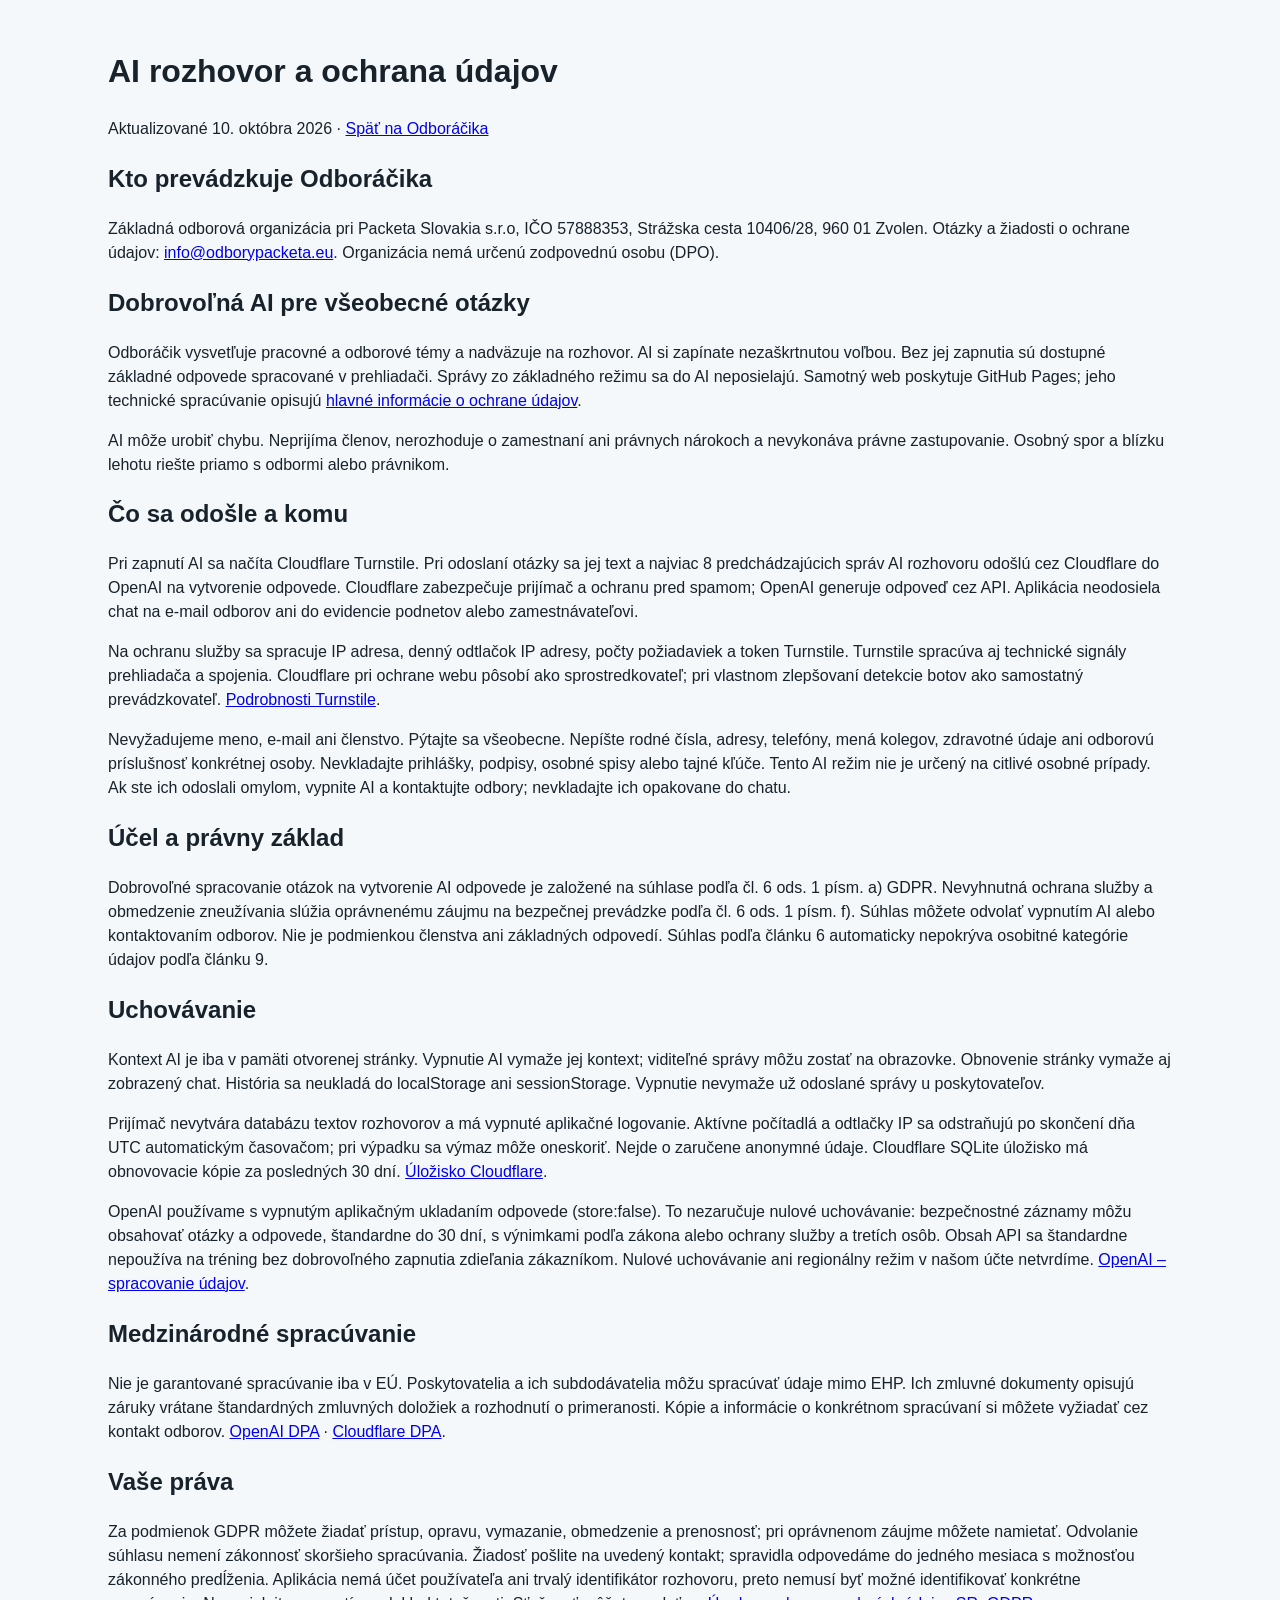
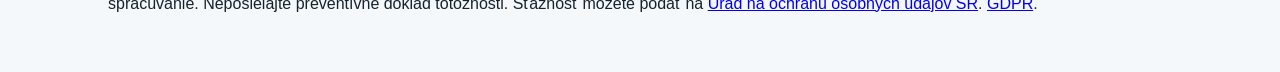
<file: odboracik/ai-sukromie.html>
<!doctype html><html lang="sk"><head><meta charset="utf-8"><meta name="viewport" content="width=device-width,initial-scale=1"><meta name="referrer" content="no-referrer"><title>AI rozhovor a ochrana údajov – Odboráčik</title><link rel="stylesheet" href="styles.css"></head><body><main class="page-shell"><h1>AI rozhovor a ochrana údajov</h1><p>Aktualizované 10. októbra 2026 · <a href="./">Späť na Odboráčika</a></p>
<h2>Kto prevádzkuje Odboráčika</h2><p>Základná odborová organizácia pri Packeta Slovakia s.r.o, IČO 57888353, Strážska cesta 10406/28, 960 01 Zvolen. Otázky a žiadosti o ochrane údajov: <a href="mailto:info@odborypacketa.eu">info@odborypacketa.eu</a>. Organizácia nemá určenú zodpovednú osobu (DPO).</p>
<h2>Dobrovoľná AI pre všeobecné otázky</h2><p>Odboráčik vysvetľuje pracovné a odborové témy a nadväzuje na rozhovor. AI si zapínate nezaškrtnutou voľbou. Bez jej zapnutia sú dostupné základné odpovede spracované v prehliadači. Správy zo základného režimu sa do AI neposielajú. Samotný web poskytuje GitHub Pages; jeho technické spracúvanie opisujú <a href="https://www.odborypacketa.eu/sukromie.html">hlavné informácie o ochrane údajov</a>.</p><p>AI môže urobiť chybu. Neprijíma členov, nerozhoduje o zamestnaní ani právnych nárokoch a nevykonáva právne zastupovanie. Osobný spor a blízku lehotu riešte priamo s odbormi alebo právnikom.</p>
<h2>Čo sa odošle a komu</h2><p>Pri zapnutí AI sa načíta Cloudflare Turnstile. Pri odoslaní otázky sa jej text a najviac 8 predchádzajúcich správ AI rozhovoru odošlú cez Cloudflare do OpenAI na vytvorenie odpovede. Cloudflare zabezpečuje prijímač a ochranu pred spamom; OpenAI generuje odpoveď cez API. Aplikácia neodosiela chat na e-mail odborov ani do evidencie podnetov alebo zamestnávateľovi.</p><p>Na ochranu služby sa spracuje IP adresa, denný odtlačok IP adresy, počty požiadaviek a token Turnstile. Turnstile spracúva aj technické signály prehliadača a spojenia. Cloudflare pri ochrane webu pôsobí ako sprostredkovateľ; pri vlastnom zlepšovaní detekcie botov ako samostatný prevádzkovateľ. <a href="https://www.cloudflare.com/turnstile-privacy-policy/">Podrobnosti Turnstile</a>.</p><p>Nevyžadujeme meno, e-mail ani členstvo. Pýtajte sa všeobecne. Nepíšte rodné čísla, adresy, telefóny, mená kolegov, zdravotné údaje ani odborovú príslušnosť konkrétnej osoby. Nevkladajte prihlášky, podpisy, osobné spisy alebo tajné kľúče. Tento AI režim nie je určený na citlivé osobné prípady. Ak ste ich odoslali omylom, vypnite AI a kontaktujte odbory; nevkladajte ich opakovane do chatu.</p>
<h2>Účel a právny základ</h2><p>Dobrovoľné spracovanie otázok na vytvorenie AI odpovede je založené na súhlase podľa čl. 6 ods. 1 písm. a) GDPR. Nevyhnutná ochrana služby a obmedzenie zneužívania slúžia oprávnenému záujmu na bezpečnej prevádzke podľa čl. 6 ods. 1 písm. f). Súhlas môžete odvolať vypnutím AI alebo kontaktovaním odborov. Nie je podmienkou členstva ani základných odpovedí. Súhlas podľa článku 6 automaticky nepokrýva osobitné kategórie údajov podľa článku 9.</p>
<h2>Uchovávanie</h2><p>Kontext AI je iba v pamäti otvorenej stránky. Vypnutie AI vymaže jej kontext; viditeľné správy môžu zostať na obrazovke. Obnovenie stránky vymaže aj zobrazený chat. História sa neukladá do localStorage ani sessionStorage. Vypnutie nevymaže už odoslané správy u poskytovateľov.</p><p>Prijímač nevytvára databázu textov rozhovorov a má vypnuté aplikačné logovanie. Aktívne počítadlá a odtlačky IP sa odstraňujú po skončení dňa UTC automatickým časovačom; pri výpadku sa výmaz môže oneskoriť. Nejde o zaručene anonymné údaje. Cloudflare SQLite úložisko má obnovovacie kópie za posledných 30 dní. <a href="https://developers.cloudflare.com/durable-objects/api/sqlite-storage-api/">Úložisko Cloudflare</a>.</p><p>OpenAI používame s vypnutým aplikačným ukladaním odpovede (store:false). To nezaručuje nulové uchovávanie: bezpečnostné záznamy môžu obsahovať otázky a odpovede, štandardne do 30 dní, s výnimkami podľa zákona alebo ochrany služby a tretích osôb. Obsah API sa štandardne nepoužíva na tréning bez dobrovoľného zapnutia zdieľania zákazníkom. Nulové uchovávanie ani regionálny režim v našom účte netvrdíme. <a href="https://developers.openai.com/api/docs/guides/your-data">OpenAI – spracovanie údajov</a>.</p>
<h2>Medzinárodné spracúvanie</h2><p>Nie je garantované spracúvanie iba v EÚ. Poskytovatelia a ich subdodávatelia môžu spracúvať údaje mimo EHP. Ich zmluvné dokumenty opisujú záruky vrátane štandardných zmluvných doložiek a rozhodnutí o primeranosti. Kópie a informácie o konkrétnom spracúvaní si môžete vyžiadať cez kontakt odborov. <a href="https://openai.com/policies/data-processing-addendum/">OpenAI DPA</a> · <a href="https://www.cloudflare.com/cloudflare-customer-dpa/">Cloudflare DPA</a>.</p>
<h2>Vaše práva</h2><p>Za podmienok GDPR môžete žiadať prístup, opravu, vymazanie, obmedzenie a prenosnosť; pri oprávnenom záujme môžete namietať. Odvolanie súhlasu nemení zákonnosť skoršieho spracúvania. Žiadosť pošlite na uvedený kontakt; spravidla odpovedáme do jedného mesiaca s možnosťou zákonného predĺženia. Aplikácia nemá účet používateľa ani trvalý identifikátor rozhovoru, preto nemusí byť možné identifikovať konkrétne spracúvanie. Neposielajte preventívne doklad totožnosti. Sťažnosť môžete podať na <a href="https://dataprotection.gov.sk/">Úrad na ochranu osobných údajov SR</a>. <a href="https://eur-lex.europa.eu/legal-content/SK/TXT/?uri=CELEX:32016R0679">GDPR</a>.</p></main></body></html>
</file>
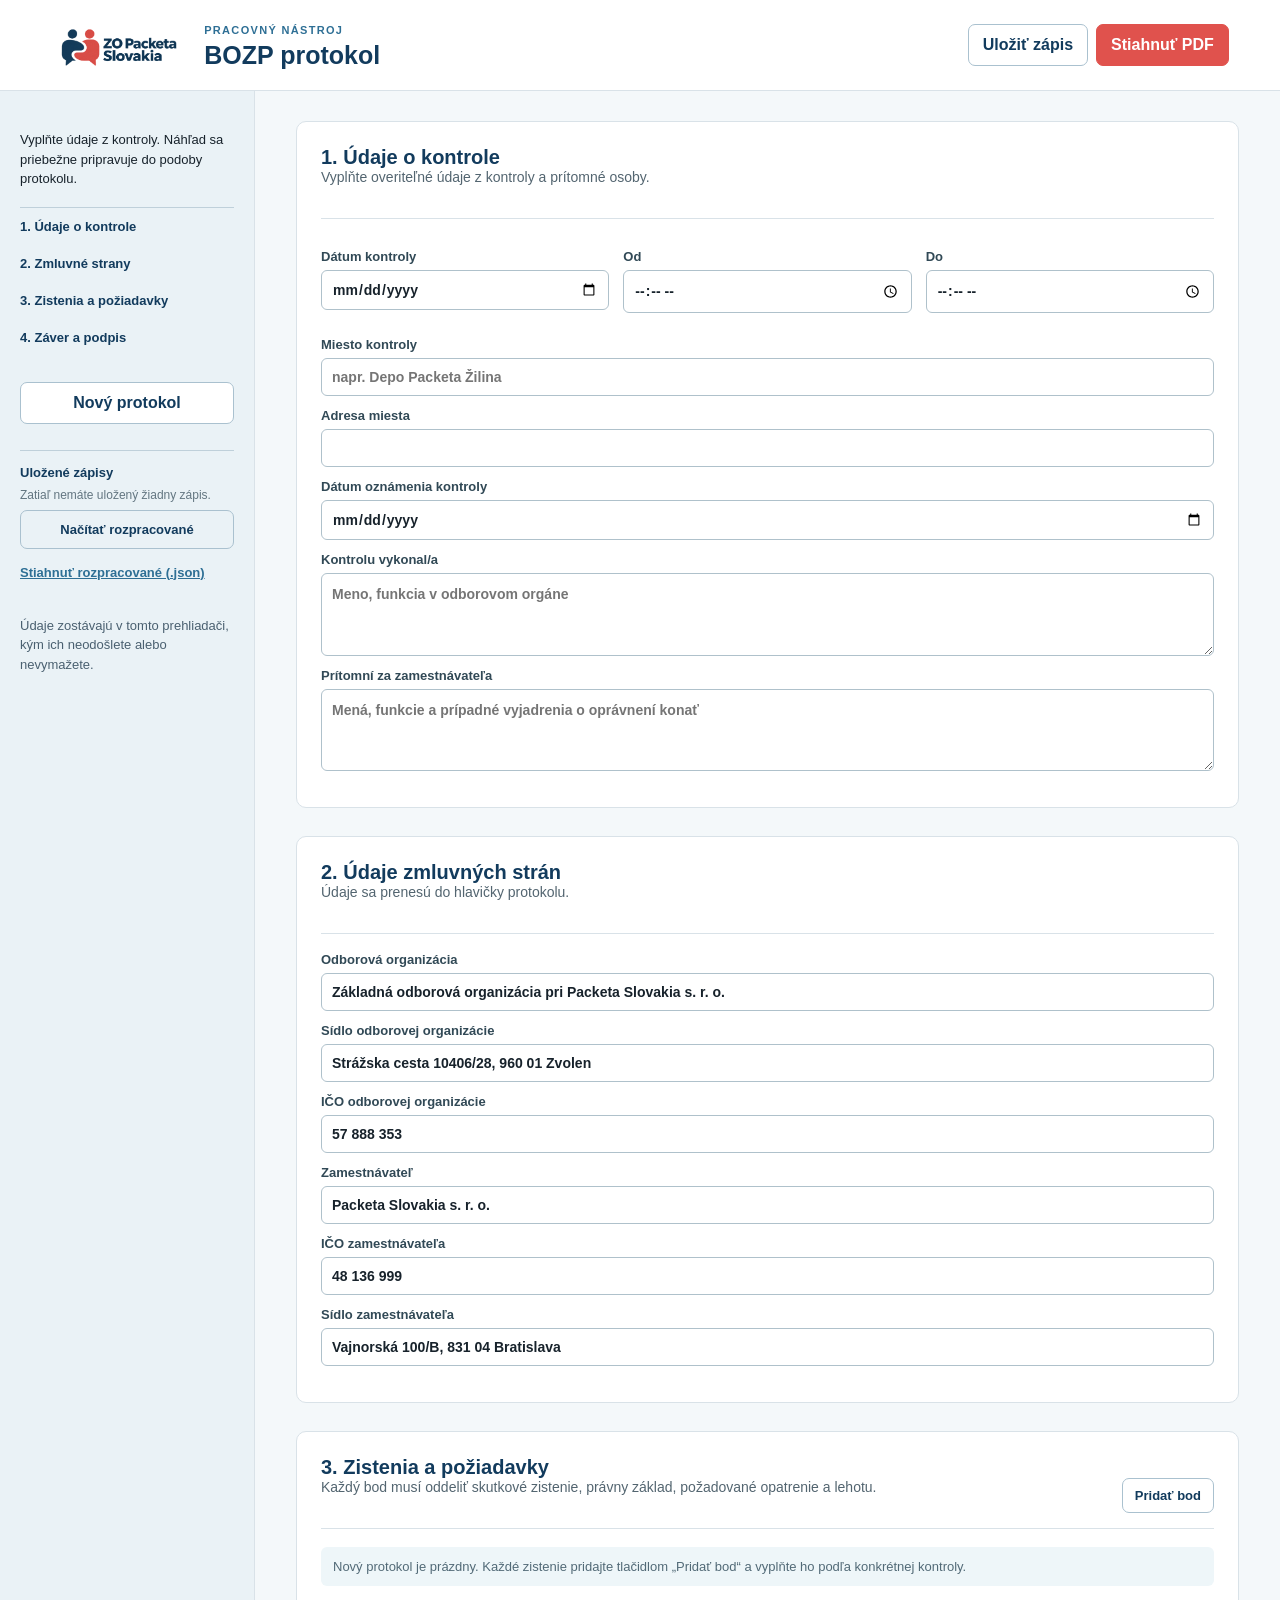
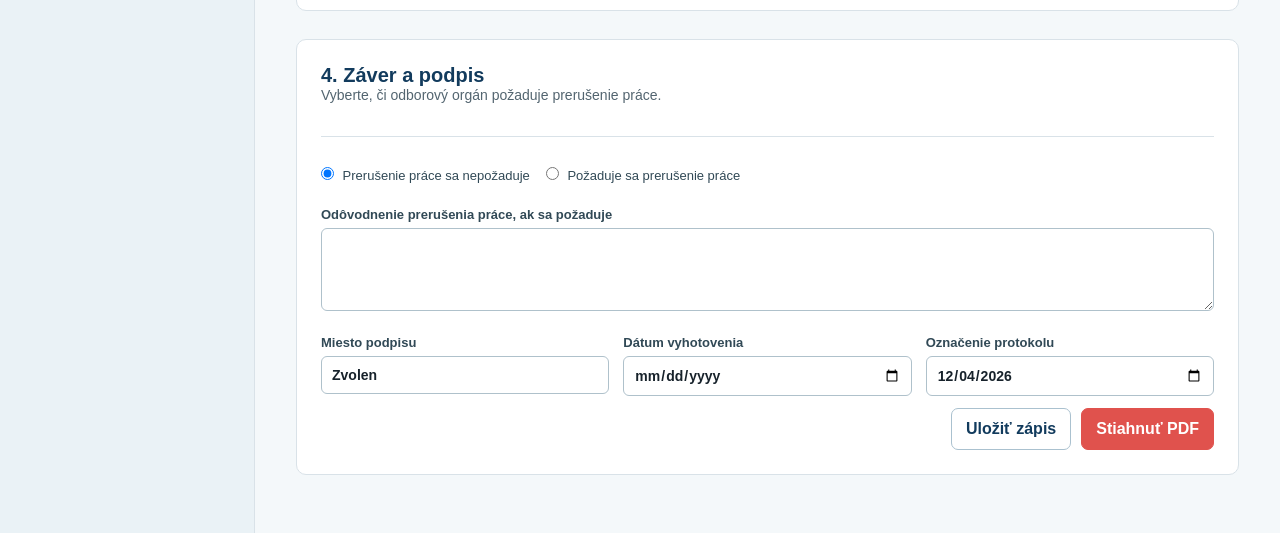
<file: servis-zapis/protokol.html>
<!doctype html>
<html lang="sk">
<head>
  <meta charset="utf-8">
  <meta name="viewport" content="width=device-width,initial-scale=1">
  <meta name="description" content="Pracovný nástroj"><meta name="robots" content="noindex, nofollow, noarchive">
  <title>BOZP protokol - ZO Packeta</title>
  <link rel="stylesheet" href="styles.css">
</head>
<body>
  <header class="topbar">
    <div class="brand"><img id="brandLogo" class="brand-logo" src="zo-packeta-slovakia.png?v=20261116" width="173" height="59" alt="ZO Packeta Slovakia"><div><span class="eyebrow">PRACOVNÝ NÁSTROJ</span><h1>BOZP protokol</h1></div></div>
    <div class="actions"><button class="secondary" id="saveDraft">Uložiť zápis</button><button class="primary" id="printPdf">Stiahnuť PDF</button></div>
  </header>
  <main class="layout">
    <aside class="sidebar">
      <p class="intro">Vyplňte údaje z kontroly. Náhľad sa priebežne pripravuje do podoby protokolu.</p>
      <nav id="sectionNav"></nav>
      <button class="secondary full" id="newProtocol">Nový protokol</button>
      <div class="records"><strong>Uložené zápisy</strong><div id="recordsList"></div></div>
      <label class="import-label">Načítať rozpracované<input id="importJson" type="file" accept="application/json"></label>
      <button class="link-button" id="exportJson">Stiahnuť rozpracované (.json)</button>
      <p class="privacy">Údaje zostávajú v tomto prehliadači, kým ich neodošlete alebo nevymažete.</p>
    </aside>
    <section class="editor" id="editor"></section>
  </main>
  <template id="findingTemplate">
    <article class="finding-card">
      <header><span class="finding-number"></span><button type="button" class="remove">Odstrániť</button></header>
      <div class="two-columns">
        <label>Číslo bodu<input data-field="point" placeholder="napr. 7"></label>
        <label>Kategória<select data-field="category"><option value="urgent">A - bezodkladné opatrenie</option><option value="process">B - postupy a organizácia</option><option value="documents">C - doklady a posúdenia</option></select></label>
      </div>
      <label>Názov zistenia<input data-field="title" placeholder="Stručný názov zistenia"></label>
      <label>Zistenie<textarea data-field="finding" rows="4" placeholder="Čo bolo na mieste zistené; kto čo uviedol; na aké dôkazy sa odkazujete."></textarea></label>
      <label>Právny základ<input data-field="legalBasis" placeholder="Predpis a konkrétne ustanovenie, ak je známe"></label>
      <label>Požiadavka odborového orgánu<textarea data-field="request" rows="3" placeholder="Aké konkrétne opatrenie alebo doklad sa požaduje."></textarea></label>
      <div class="two-columns">
        <label>Lehota<input data-field="deadline" placeholder="napr. do 7 pracovných dní od doručenia"></label>
        <label>Označenie dôkazu<input data-field="evidence" placeholder="napr. foto 3, zápis, vyjadrenie"></label>
      </div>
      <label>Vyjadrenie zamestnávateľa (nepovinné)<textarea data-field="employerResponse" rows="3" placeholder="Opatrenie, termín a zodpovedná osoba."></textarea></label>
      <label class="photo-input">Fotodokumentácia (nepovinné)<input data-field="photos" type="file" accept="image/*" multiple><span class="photo-note">Fotky sa zobrazia vo finálnej prílohe PDF.</span></label>
      <div class="photo-list"></div>
    </article>
  </template>
  <script src="app.js?v=20261116-autosave"></script>
</body>
</html>
</file>
<file: style.css>
*{box-sizing:border-box} :root{--navy:#123B5D;--blue:#2E6F95;--red:#E0524D;--pale:#DDECF3;--ink:#17222B}html{scroll-behavior:smooth;scroll-padding-top:32px}body{margin:0;color:var(--ink);font:17px/1.65 Aptos,Arial,sans-serif;background:white}a{color:var(--navy);text-underline-offset:5px}button,input,select,textarea{font:inherit}button,a,input,select,summary{touch-action:manipulation}a:focus-visible,button:focus-visible,input:focus-visible,select:focus-visible,summary:focus-visible{outline:3px solid var(--blue);outline-offset:5px}.wrap{width:min(1200px,calc(100% - 96px));margin:auto}header{display:flex;justify-content:space-between;align-items:center;min-height:128px;gap:32px}.logo{width:248px;display:block}nav{display:flex;gap:32px}nav a{text-decoration:none;font-size:15px;font-weight:600}.menu{display:none}.hero{display:grid;grid-template-columns:1.2fr 1fr;gap:64px;padding:48px 0 80px;align-items:center}.eyebrow{color:var(--blue);font-size:12px;font-weight:700;letter-spacing:2px;margin:0 0 24px}h1,h2,h3{font-family:'Aptos Display',Aptos,Arial,sans-serif;line-height:1.1;color:var(--navy)}h1{font-size:clamp(40px,4.5vw,64px);letter-spacing:-2px;margin:0 0 24px}h1 span{color:var(--blue)}h2{font-size:40px;letter-spacing:-1px;margin:0 0 24px}h3{font-size:24px;margin:24px 0 16px}p{margin:0 0 24px}.lead{font-size:19px;max-width:480px}.cta,.primary{display:inline-flex;gap:48px;align-items:center;border:0;border-radius:16px;padding:16px 24px;text-decoration:none;background:var(--red);color:var(--ink);font-weight:bold;cursor:pointer}.micro{font-size:13px;line-height:1.6;margin-top:16px}.hero-art{background:var(--pale);border-radius:32px;padding:32px;min-height:464px;display:flex;flex-direction:column;justify-content:space-between;overflow:hidden}.art-top{display:flex;justify-content:space-between;font-size:10px;font-weight:700;letter-spacing:1px;color:var(--navy)}.dialogue{position:relative;height:248px}.bubble{position:absolute;width:224px;height:136px;border-radius:48px;display:flex;align-items:center;justify-content:center;gap:16px}.bubble:after{content:'';position:absolute;width:40px;height:40px;bottom:-16px;background:inherit;transform:skewY(-35deg);border-radius:0 0 8px 8px;left:32px}.first{background:var(--navy);top:24px;left:8px;transform:rotate(-7deg)}.second{background:white;right:0;bottom:16px;transform:rotate(7deg)}.second:after{left:auto;right:32px;transform:skewY(35deg)}.bubble i{width:16px;height:16px;border-radius:50%;background:var(--pale)}.second i{background:var(--blue)}.art-bottom{display:flex;justify-content:space-between;align-items:end;color:var(--navy)}.art-bottom p{font-size:30px;line-height:1.1;font-weight:700;margin:0;letter-spacing:-1px}.art-bottom span{font-size:12px;line-height:1.5}.principles{border-top:1px solid var(--pale);border-bottom:1px solid var(--pale)}.principles .wrap{display:flex;justify-content:space-between;padding:24px 0;font-size:14px;color:var(--navy)}.section{padding-top:96px;padding-bottom:96px}.section-head{display:grid;grid-template-columns:1fr 1fr;column-gap:80px}.section-head .eyebrow{grid-column:1/-1}.cards{display:grid;grid-template-columns:repeat(3,1fr);gap:24px;margin-top:32px}.cards article{padding:32px;border:1px solid var(--pale);border-radius:24px}.number{font-size:11px;color:var(--blue);letter-spacing:1px;font-weight:700}.cards p{margin:0}.news-section{background:#f3f7f9}.row{display:flex;justify-content:space-between;align-items:center;gap:32px}.quiet{font-size:14px;color:var(--blue)}.empty{padding:32px;border-top:1px solid #c3d5df;margin-top:24px;display:flex;gap:32px;align-items:center}.empty strong{color:var(--navy)}.empty p{margin:0}.steps{display:grid;grid-template-columns:repeat(4,1fr);gap:32px;margin-top:48px}.steps span{display:inline-grid;place-items:center;width:48px;height:48px;background:var(--pale);border-radius:16px;color:var(--navy)}.steps h3{font-size:22px}.join{background:var(--navy);color:white}.join h2{color:white;font-size:48px}.join .eyebrow{color:var(--pale)}.join-grid{display:grid;grid-template-columns:0.85fr 1.15fr;gap:80px}.privacy-note{border-top:1px solid #56738b;padding-top:24px;margin-top:40px}.form-card{background:white;border-radius:24px;padding:40px;color:var(--ink)}.form-card h3{margin-top:0}.form-card>p{font-size:15px}.fields{display:grid;grid-template-columns:1fr 1fr;gap:16px}label{display:block;font-size:13px;font-weight:600;margin-bottom:16px}input,select,textarea{display:block;width:100%;border:1px solid #8ba2b2;border-radius:8px;padding:12px;color:var(--ink);background:white;margin-top:8px;min-width:0}input[type=checkbox]{width:20px;height:20px;flex-shrink:0;margin:4px 0}.check{display:flex;gap:12px;font-weight:400}.text-button{border:0;background:none;color:var(--navy);text-decoration:underline;margin-top:16px;cursor:pointer}.contact-grid{display:grid;grid-template-columns:1.2fr 1fr;gap:96px}.social{background:#f3f7f9;padding:32px;border-radius:24px}.social h3{margin-top:0}.social>a{display:flex;justify-content:space-between;border-bottom:1px solid #c3d5df;padding:16px 0;text-decoration:none}summary{cursor:pointer;margin-top:24px;font-size:14px}.social img{display:block;margin:16px auto;max-width:100%;height:auto}footer{background:#f3f7f9;padding:48px 0;font-size:14px}footer strong{color:var(--navy);font-size:20px}.footer-row{border-top:1px solid #c3d5df;padding-top:24px;display:flex;gap:32px}.footer-row span{margin-right:auto}.skip{position:absolute;left:16px;top:-100px}.skip:focus{top:16px;background:white;padding:16px;z-index:10}#print-area{display:none}details.news-item{padding:24px 0;border-top:1px solid #c3d5df}.news-item summary{font-size:24px;color:var(--navy)}.news-item .body{white-space:pre-wrap;margin-top:24px}.news-item time{font-size:13px}.plain{max-width:800px;padding:64px 24px;margin:auto}.plain h1{font-size:40px}@media(max-width:900px){.wrap{width:calc(100% - 48px)}header{flex-wrap:wrap;padding:24px 0;min-height:104px}.logo{width:220px}.menu{display:block;background:white;border:1px solid var(--pale);border-radius:8px;padding:8px}nav{display:none;width:100%;flex-wrap:wrap}nav.open{display:flex}.hero{grid-template-columns:1fr;gap:40px;padding-top:32px}.hero-art{min-height:400px}.hero h1{font-size:56px}.section{padding-top:64px;padding-bottom:64px}.section-head,.join-grid,.contact-grid{grid-template-columns:1fr;gap:24px}.cards{grid-template-columns:1fr}.steps{grid-template-columns:1fr 1fr}.principles .wrap{flex-wrap:wrap;gap:16px}.row{display:block}.join h2{font-size:40px}.hero-art{max-width:600px;width:100%}}@media(max-width:480px){.wrap{width:calc(100% - 32px)}h1,.hero h1{font-size:40px;letter-spacing:-1px}h2{font-size:32px}.hero-art{padding:24px}.bubble{width:184px;height:120px}.art-bottom p{font-size:26px}.art-top{font-size:9px}.form-card{padding:24px}.fields{grid-template-columns:1fr}.steps{gap:24px}.steps h3{font-size:20px}.empty{display:block;padding:24px 0}.footer-row{flex-wrap:wrap;gap:16px}.footer-row span{width:100%}.logo{width:220px}.menu{font-size:13px;padding:8px 4px}}@media(prefers-reduced-motion:reduce){html{scroll-behavior:auto}}@media print{body>*{display:none!important}body>#print-area{display:block!important;color:black;font:11pt/1.4 Arial}#print-area h1{font-size:18pt;color:black;letter-spacing:0}#print-area h2{font-size:13pt;color:black}#print-area p{margin:8px 0}#print-area dl{display:grid;grid-template-columns:1fr 1fr;gap:4px}#print-area dd{margin:0;font-weight:bold} @page{margin:18mm}}
fieldset{border:0;padding:0;margin:0;min-width:0}

.join .email-link{color:white}.contact-address{font-style:normal;margin:16px 0}

.legal{overflow-wrap:anywhere}.legal .eyebrow{margin-top:40px}.legal h2{font-size:28px;margin-top:40px;letter-spacing:-.5px}.legal-note{background:var(--pale);padding:24px;border-radius:16px;margin:24px 0}.legal-note p{margin:16px 0 0}.legal li{margin-bottom:12px}.legal hr{border:0;border-top:1px solid var(--pale);margin:40px 0}

.retention dt{font-weight:700;color:var(--navy);margin-top:24px}.retention dd{margin:8px 0 24px;padding-bottom:24px;border-bottom:1px solid var(--pale)}

@media print{#print-area .application-table{width:100%;border-collapse:collapse;margin:8px 0}#print-area .application-table td{border:1px solid #777;padding:5px;width:50%;overflow-wrap:anywhere}#print-area p{white-space:pre-wrap}#print-area h2{break-after:avoid}#print-area tr{break-inside:avoid}}

.cookie-notice{position:fixed;z-index:100;bottom:24px;right:24px;width:min(480px,calc(100% - 32px));max-height:calc(100dvh - 32px);overflow:auto;padding:24px;background:#fff;border:1px solid var(--pale);border-radius:24px;box-shadow:0 12px 48px #123b5d30;color:var(--ink)}.cookie-notice[hidden],.cookie-reopen[hidden]{display:none}.cookie-notice h2{font-size:24px;letter-spacing:0;margin:0 0 16px}.cookie-notice p{font-size:15px;margin-bottom:16px}.cookie-notice .micro{font-size:12px}.cookie-actions{display:flex;gap:16px;align-items:center;flex-wrap:wrap}.cookie-actions a{font-size:14px}.cookie-reopen{display:block;margin:16px auto;padding:8px 16px;border:1px solid var(--pale);border-radius:8px;background:white;color:var(--navy);cursor:pointer}@media(max-width:480px){.cookie-notice{right:16px;bottom:16px;padding:20px}}@media print{.cookie-notice,.cookie-reopen{display:none!important}}

.news-article{max-width:840px;margin:32px auto 0;padding:32px;background:#fff;border:1px solid var(--pale);border-radius:24px}.news-article time{font-size:14px;color:var(--blue)}.news-article h3{font-size:30px;line-height:1.2;margin:16px 0 24px}.news-article p:last-child{margin-bottom:0}@media(max-width:480px){.news-article{padding:24px}.news-article h3{font-size:25px}}






.application-process{font-size:14px;line-height:1.6;padding:16px;background:var(--pale);border-radius:12px;margin:16px 0 24px}.application-process p:last-child{margin-bottom:0}

.join-grid{align-items:start}

.news-image{display:block;width:min(100%,360px);height:auto;margin:24px auto;border-radius:16px}#hlasovanie-priority-kolektivnej-zmluvy .news-image{width:100%}.news-article h4{font-size:22px;color:var(--navy);line-height:1.3;margin:32px 0 16px}.news-article[id]{scroll-margin-top:24px}

.effort-graphic{margin:0 0 32px;padding:clamp(24px,5vw,48px);border-radius:20px;background:var(--navy);color:#fff;overflow:hidden}.effort-brand{font-size:14px;font-weight:700;letter-spacing:1px;margin:0 0 24px}.effort-title{font-size:clamp(26px,4vw,42px);font-weight:800;line-height:1.15;letter-spacing:-.5px;margin:0 0 32px;overflow-wrap:break-word}.effort-track{height:28px;border-radius:999px;background:#ffffff26;padding:5px;margin-bottom:16px}.effort-track span{display:block;width:calc(100% - clamp(28px,7vw,64px));height:100%;border-radius:999px;background:var(--red)}.effort-graphic figcaption{font-size:13px;line-height:1.5;color:var(--pale)}

.archive-link{max-width:840px;margin:28px auto 0;text-align:right}.archive-link a{font-weight:600}#archive ul{padding-left:1.4em}#archive li{margin:12px 0}#archive time{color:var(--blue);white-space:nowrap}#archive h2{text-transform:capitalize}
@media(max-width:760px){.archive-page header nav{display:flex;gap:20px}}
</file>
<file: odboracik/styles.css>
:root{--navy:#123B5D;--blue:#2E6F95;--red:#E0524D;--pale:#DDECF3;--ink:#17222B;--line:#d8e3e9;--muted:#6a7d88}*{box-sizing:border-box}body{margin:0;background:#f5f8fa;color:var(--ink);font:16px/1.5 Arial,sans-serif}.page-shell{max-width:1120px;margin:auto;padding:26px 28px 40px}.app-header{height:54px;display:flex;justify-content:space-between;align-items:center;margin-bottom:28px}.brand img{display:block;width:162px;height:auto}.header-actions{display:flex;align-items:center;gap:16px}.privacy-label{font-size:13px;color:var(--muted)}.records-button{border:1px solid #b9cbd5;background:#fff;color:var(--navy);border-radius:4px;padding:7px 9px;font:700 12px Arial,sans-serif;cursor:pointer}.records-button span{display:inline-grid;place-items:center;min-width:18px;height:18px;margin-left:4px;border-radius:9px;background:var(--red);color:#fff}.privacy-label i{display:inline-block;width:8px;height:8px;border-radius:50%;background:#55a571;margin-right:7px}.app{min-height:680px;display:grid;grid-template-columns:330px 1fr;background:#fff;border:1px solid var(--line);border-radius:15px;overflow:hidden;box-shadow:0 20px 50px rgba(18,59,93,.08)}.intro-panel{background:var(--navy);color:#fff;padding:48px 36px;position:relative;overflow:hidden}.eyebrow{margin:0 0 14px;color:var(--red);font-size:11px;font-weight:700;letter-spacing:.13em}.intro-panel h1{font-size:42px;letter-spacing:-.055em;line-height:1;margin:0}.tagline{font-size:18px;margin:14px 0 26px;color:#fff}.side-copy{font-size:14px;line-height:1.65;color:#d7e7f0;max-width:240px}.side-rule{height:1px;background:rgba(255,255,255,.23);margin:35px 0 18px}.side-note{font-size:12px;color:#b9d2e0;max-width:170px}.chat-card{display:flex;flex-direction:column;min-width:0;background:#fff}.chat-head{padding:23px 30px;display:flex;gap:12px;align-items:center;border-bottom:1px solid var(--line)}.avatar{width:38px;height:38px;border-radius:50%;display:grid;place-items:center;background:var(--pale);color:var(--navy);font-size:20px;font-weight:700}.chat-head strong{display:block;color:var(--navy)}.chat-head small{display:block;margin-top:1px;color:var(--muted);font-size:12px}.chat-head small span{display:inline-block;width:7px;height:7px;background:#55a571;border-radius:50%;margin-right:4px}.messages{flex:1;height:370px;overflow:auto;padding:30px;display:flex;flex-direction:column;gap:11px;background:linear-gradient(180deg,#fff,#fbfdfe)}.message{max-width:min(530px,85%);padding:13px 15px;border-radius:5px;font-size:15px}.message.assistant{align-self:flex-start;background:#edf4f7;border:1px solid #e2edf1}.message.user{align-self:flex-end;background:var(--navy);color:#fff}.quick-topics{display:flex;flex-wrap:wrap;gap:8px;padding:0 30px 18px}.topic{padding:8px 11px;border:1px solid #b9d0dc;background:#fff;border-radius:99px;color:var(--navy);font:600 13px Arial,sans-serif;cursor:pointer}.topic:hover,.topic:focus{border-color:var(--blue);background:var(--pale)}.chat-form{display:flex;gap:9px;padding:17px 30px;border-top:1px solid var(--line)}.chat-form input{flex:1;min-width:0;border:1px solid #b9cbd5;border-radius:5px;padding:12px 14px;font:15px Arial,sans-serif}.chat-form button{width:44px;border:0;border-radius:5px;background:var(--red);color:#fff;font-size:21px;cursor:pointer}.contact-cta{background:#f7fafb;color:var(--navy);border:0;border-top:1px solid var(--line);padding:16px 30px;text-align:left;font:700 14px Arial,sans-serif;cursor:pointer}.contact-cta span{color:var(--red);font-size:18px;margin-left:8px}.disclaimer{margin:17px 0 0;text-align:center;color:var(--muted);font-size:12px}.contact-dialog{width:min(680px,calc(100% - 30px));border:0;border-radius:13px;padding:30px;box-shadow:0 25px 90px rgba(11,30,44,.32)}.contact-dialog::backdrop{background:rgba(18,59,93,.55)}.dialog-head{display:flex;justify-content:space-between;gap:20px}.dialog-head h2{font-size:30px;line-height:1;margin:0;color:var(--navy);letter-spacing:-.04em}.close-dialog{border:0;background:transparent;color:var(--navy);font-size:32px;line-height:24px;cursor:pointer}.dialog-intro{margin:22px 0;color:var(--muted);font-size:14px}.contact-form label{display:block;color:var(--navy);font-size:13px;font-weight:700;margin:0 0 15px}.contact-form input,.contact-form select,.contact-form textarea{display:block;width:100%;margin-top:5px;padding:10px;border:1px solid #b9cbd5;border-radius:4px;font:15px Arial,sans-serif;color:var(--ink)}.form-grid{display:grid;grid-template-columns:1fr 1fr;gap:14px}.contact-form b{color:var(--red)}.checkbox{display:flex!important;align-items:flex-start;gap:8px;color:var(--ink)!important;font-weight:400!important}.checkbox input{width:16px!important;height:16px;margin:2px 0 0!important}.hp{position:absolute;left:-9999px}.send-button{border:0;background:var(--red);padding:13px 18px;border-radius:4px;color:#fff;font-weight:700;cursor:pointer}.form-status{min-height:20px;color:var(--navy);font-size:13px;margin:12px 0 0}.sr-only{position:absolute;width:1px;height:1px;padding:0;margin:-1px;overflow:hidden;clip:rect(0,0,0,0);white-space:nowrap;border:0}@media(max-width:760px){.page-shell{padding:18px 14px}.app-header{margin-bottom:18px}.brand img{width:140px}.app{grid-template-columns:1fr;min-height:0}.intro-panel{padding:28px 25px}.intro-panel h1{font-size:37px}.side-copy,.side-rule,.side-note{display:none}.tagline{margin:10px 0 0;font-size:16px}.messages{height:340px;padding:20px}.chat-head,.quick-topics,.chat-form{padding-left:18px;padding-right:18px}.quick-topics{padding-bottom:14px}.contact-cta{padding:15px 18px}.form-grid{grid-template-columns:1fr}.contact-dialog{padding:23px 18px}}
.records-dialog{width:min(920px,calc(100% - 30px));border:0;border-radius:13px;padding:30px;box-shadow:0 25px 90px rgba(11,30,44,.32)}.records-dialog::backdrop{background:rgba(18,59,93,.55)}.records-actions{display:flex;gap:10px;margin:18px 0}.export-button,.clear-button{padding:9px 12px;border-radius:4px;font:700 13px Arial,sans-serif;cursor:pointer}.export-button{border:0;background:var(--navy);color:#fff}.clear-button{border:1px solid #d3a2a0;background:#fff;color:#9b332f}.records-empty{padding:24px;background:#f7fafb;color:var(--muted);text-align:center}.records-wrap{max-height:390px;overflow:auto;border:1px solid var(--line)}.records-wrap table{border-collapse:collapse;width:100%;font-size:13px}.records-wrap th{text-align:left;background:#edf4f7;color:var(--navy);position:sticky;top:0}.records-wrap th,.records-wrap td{padding:10px;border-bottom:1px solid var(--line);vertical-align:top}.records-wrap td:nth-child(4){min-width:260px;white-space:pre-wrap}@media(max-width:760px){.header-actions{gap:9px}.privacy-label{display:none}.records-dialog{padding:23px 18px}.records-wrap th,.records-wrap td{padding:8px}.records-wrap{font-size:12px}}
[hidden]{display:none!important}button:disabled{opacity:.6;cursor:wait}#spam-check{margin-bottom:14px}#privacy-link{color:var(--navy)}:focus-visible{outline:3px solid var(--blue);outline-offset:3px}
.answer-link{display:block;color:var(--navy);font-weight:700;margin:8px 0}.follow-up-choices{display:flex;flex-wrap:wrap;gap:7px;margin-top:14px;white-space:normal}.follow-up-choices small{flex-basis:100%;color:var(--muted)}.follow-up-choices button{border:1px solid #b9cbd5;border-radius:16px;padding:7px 10px;background:#fff;color:var(--navy);font:13px Arial,sans-serif;cursor:pointer;text-align:left}.follow-up-choices button:hover{background:#ddebf3}

.message{white-space:pre-wrap;overflow-wrap:anywhere}.message p{margin:0 0 10px}.message p:last-child{margin-bottom:0}.message strong{display:block;margin:12px 0 8px}.message details{margin:10px 0;font-size:13px}.message summary{cursor:pointer;color:var(--navy);font-weight:700}.message details p{margin:10px 0}.legal-sources{border-top:1px solid #d8e3e9;margin:12px 0;padding-top:8px;font-size:11px}.legal-sources a,.legal-sources small{display:block;margin:4px 0}.legal-sources a{color:#123B5D}.messages{max-height:540px}.message.assistant{max-width:95%}

.ai-panel{padding:12px 24px;border-top:1px solid var(--line);font-size:12px}.ai-panel label{font-weight:700}.ai-panel p{margin:6px 0}.ai-panel a{color:var(--navy)}
</file>
<file: servis-zapis/styles.css>
:root{--navy:#123b5d;--blue:#2e6f95;--coral:#e0524d;--ink:#17222b;--line:#d9e2e8;--mist:#f4f8fa;--white:#fff}*{box-sizing:border-box}body{margin:0;font-family:Arial,sans-serif;color:var(--ink);background:var(--mist)}.topbar{display:flex;align-items:center;justify-content:space-between;gap:20px;padding:20px 4%;background:var(--white);border-bottom:1px solid var(--line);position:sticky;top:0;z-index:2}.brand{display:flex;align-items:center;gap:15px}.brand-logo{width:138px;height:auto;display:block}.eyebrow{font-size:11px;font-weight:700;letter-spacing:.12em;color:var(--blue)}h1{font-size:25px;margin:3px 0 0;color:var(--navy)}button,.import-label{font:inherit;font-weight:700;border-radius:7px;padding:11px 14px;cursor:pointer}.actions{display:flex;gap:8px;flex-wrap:wrap}.primary{border:1px solid var(--coral);background:var(--coral);color:#fff}.secondary{border:1px solid #aac1cf;background:white;color:var(--navy)}.layout{display:grid;grid-template-columns:255px minmax(0,1fr);max-width:1500px;margin:0 auto}.sidebar{min-height:calc(100vh - 83px);padding:26px 20px;background:#eaf2f6;border-right:1px solid var(--line)}.intro,.privacy{font-size:13px;line-height:1.5}.privacy{color:#4a6070;margin-top:28px}.sidebar nav{border-top:1px solid #bfd0da;margin:18px 0}.sidebar nav button{display:block;border:0;background:none;padding:11px 0;width:100%;text-align:left;font-size:13px;color:var(--navy)}.full{width:100%;margin:8px 0}.import-label{display:block;text-align:center;border:1px solid #aac1cf;color:var(--navy);font-size:13px;margin:8px 0}.import-label input{display:none}.link-button{border:0;background:none;color:var(--blue);font-size:13px;padding:8px 0;text-decoration:underline}.records{border-top:1px solid #bfd0da;margin-top:18px;padding-top:14px;font-size:13px;color:var(--navy)}.record-row{display:flex;align-items:center;justify-content:space-between;gap:6px;padding:9px 0;border-bottom:1px solid #d4e0e6}.record-open{border:0;background:transparent;color:var(--navy);padding:0;text-align:left;font-size:12px;line-height:1.25}.record-date{display:block;color:#617783;font-size:11px;font-weight:400;margin-top:2px}.record-delete{border:0;background:transparent;color:#a23735;padding:3px;font-size:11px}.empty-records{color:#637681;font-size:12px;font-weight:400;margin:8px 0}.editor{padding:30px 4%;max-width:1050px}.step{margin-bottom:28px;background:var(--white);border:1px solid var(--line);border-radius:10px;padding:24px}.step h2{margin:0 0 7px;color:var(--navy);font-size:20px}.step p{margin:0 0 18px;color:#536570;font-size:14px}.three-columns,.two-columns{display:grid;gap:14px}.three-columns{grid-template-columns:repeat(3,1fr)}.two-columns{grid-template-columns:repeat(2,1fr)}label{display:block;font-size:13px;font-weight:700;color:#314956;margin:12px 0}input,textarea,select{display:block;width:100%;font:inherit;color:var(--ink);font-size:14px;margin-top:6px;border:1px solid #afc1cb;border-radius:6px;padding:10px;background:#fff}textarea{resize:vertical;line-height:1.45}.section-head{display:flex;align-items:end;justify-content:space-between;gap:16px;border-bottom:1px solid var(--line);padding-bottom:15px;margin-bottom:18px}.section-head h2{margin:0;color:var(--navy)}.add-finding{font-size:13px;padding:9px 12px}.finding-card{border:1px solid var(--line);border-left:5px solid var(--blue);border-radius:8px;padding:18px;margin:16px 0;background:#fcfeff}.finding-card header{display:flex;justify-content:space-between;align-items:center}.finding-number{font-size:13px;font-weight:700;color:var(--blue)}.remove{border:0;background:transparent;color:#a23735;font-size:12px;padding:3px}.photo-input{border-top:1px dashed var(--line);padding-top:12px}.photo-note{display:block;font-weight:400;color:#637681;font-size:12px;margin-top:5px}.photo-list{display:flex;gap:8px;flex-wrap:wrap}.photo-list img{width:110px;height:78px;object-fit:cover;border:1px solid var(--line);border-radius:4px}.notice{font-size:13px;color:#526a77;background:#eef6f9;padding:12px;border-radius:6px}.radio-group{display:flex;gap:16px}.radio-group label{font-weight:400}.radio-group input{display:inline;width:auto;margin:0 5px 0 0}.footer-actions{display:flex;justify-content:flex-end;gap:10px}@media(max-width:800px){.brand-logo{width:112px}.brand{gap:10px}.layout{display:block}.sidebar{min-height:auto;border-right:0}.sidebar nav{display:none}.topbar{position:static}.three-columns,.two-columns{grid-template-columns:1fr}.editor{padding:18px}.actions{justify-content:flex-end}}

body.locked > :not(#pageLock){visibility:hidden}.access-gate{position:fixed;inset:0;z-index:50;background:linear-gradient(145deg,#eaf2f6,#d6e5ec);display:grid;place-items:center;padding:20px}.access-card{width:min(390px,100%);padding:30px;background:#fff;border:1px solid var(--line);border-radius:12px;box-shadow:0 20px 55px rgba(14,42,62,.2)}.access-logo{display:block;width:180px;height:auto;margin-bottom:20px}.access-card h2{margin:4px 0 8px;color:var(--navy)}.access-card p{font-size:14px;line-height:1.5;color:#526a77}.access-message{min-height:21px;margin:9px 0;color:#a23735}.access-gate[hidden]{display:none}
</file>
